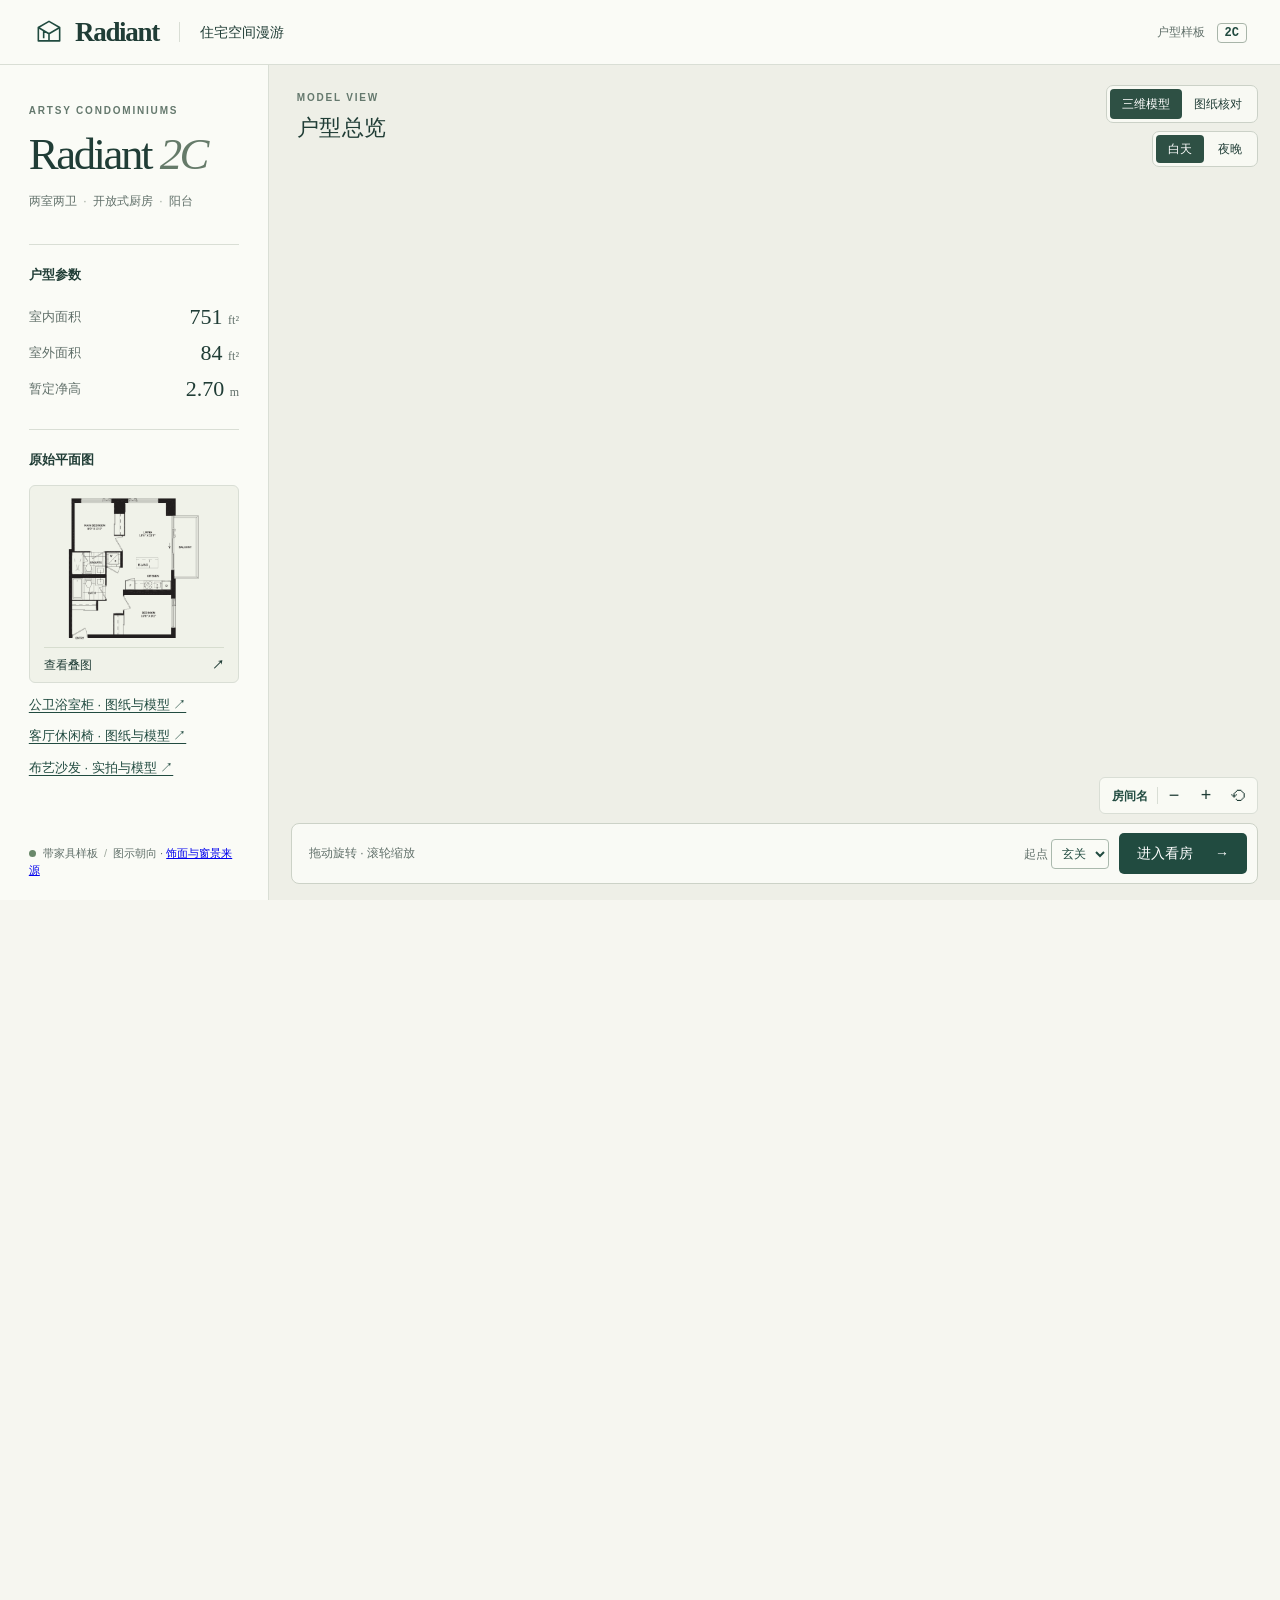
<file: index.html>
<!doctype html>
<html lang="zh-CN">
<head>
  <meta charset="utf-8">
  <meta name="viewport" content="width=device-width, initial-scale=1">
  <meta http-equiv="refresh" content="0; url=./radiant/">
  <title>Radiant 2C · 住宅漫游</title>
</head>
<body><a href="./radiant/">进入 Radiant 2C 住宅漫游</a></body>
</html>
</file>
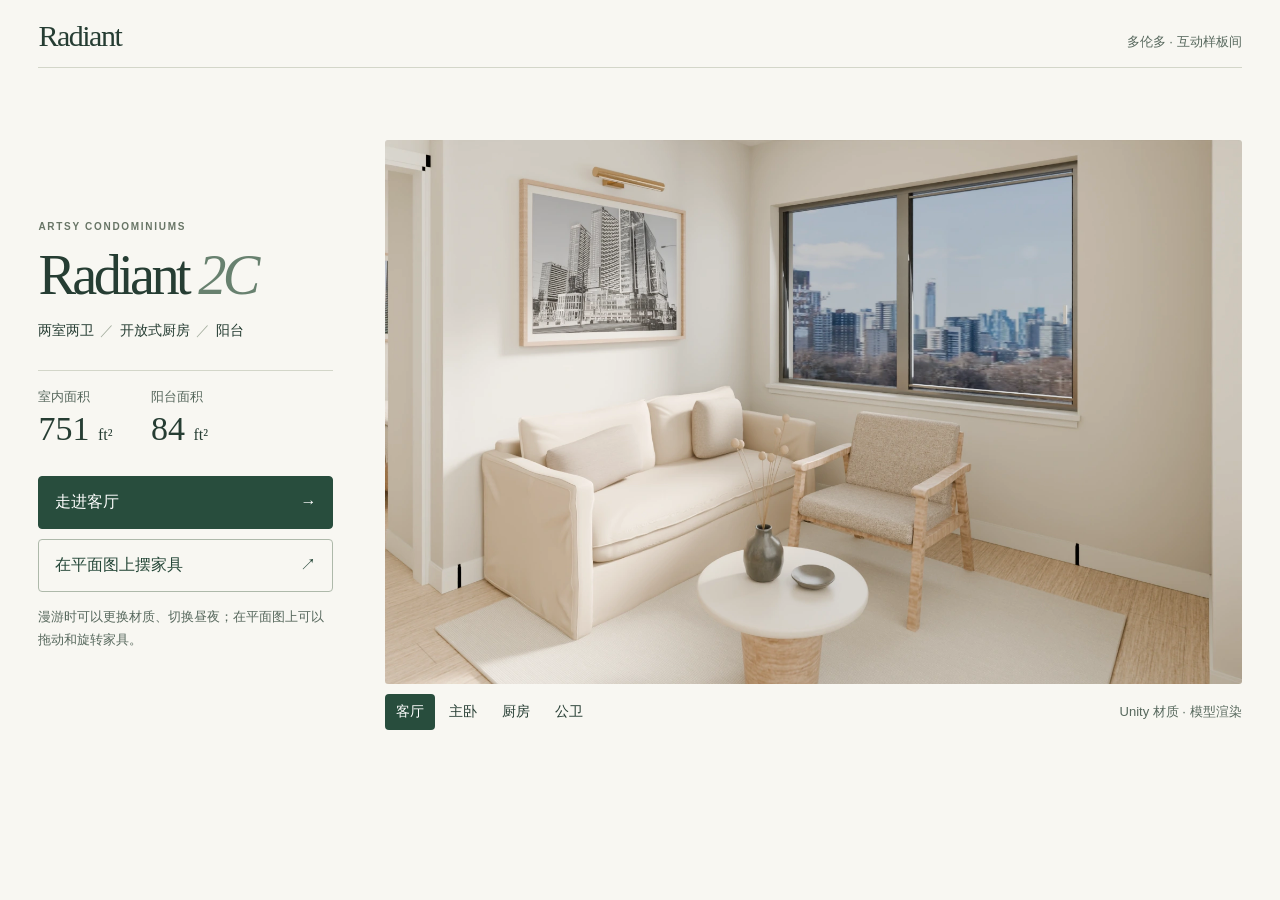
<file: docs/index.html>
<!doctype html>
<html lang="zh-CN">
<head>
<meta charset="utf-8"><meta name="viewport" content="width=device-width, initial-scale=1">
<meta name="theme-color" content="#f8f7f2"><title>Radiant 2C · 互动样板间</title>
<script>if (location.search || location.hash) location.replace('./radiant/'+location.search+location.hash);</script>
<link rel="stylesheet" href="showroom.css">
</head>
<body>
<header><a class="brand" href="./">Radiant</a><span>多伦多 · 互动样板间</span></header>
<main>
<section aria-labelledby="title">
<p class="project" lang="en">ARTSY CONDOMINIUMS</p>
<h1 id="title">Radiant <i>2C</i></h1>
<p class="layout">两室两卫 <span>／</span> 开放式厨房 <span>／</span> 阳台</p>
<dl><div><dt>室内面积</dt><dd>751 <small>ft²</small></dd></div><div><dt>阳台面积</dt><dd>84 <small>ft²</small></dd></div></dl>
<div class="actions"><a class="walk" href="radiant/?room=living&amp;view=walk"><span id="walk-label">走进客厅</span> <span aria-hidden="true">→</span></a><a href="radiant/?view=plan">在平面图上摆家具 <span aria-hidden="true">↗</span></a></div>
<p class="hint">漫游时可以更换材质、切换昼夜；在平面图上可以拖动和旋转家具。</p>
</section>
<figure><img src="radiant/assets/living/daylight.webp?v=unity1" alt="客厅日景模型渲染，窗光照在燕麦色沙发、编织靠垫和圆角石面茶几上" width="1600" height="1016" fetchpriority="high"><figcaption>
<div class="room-picker" role="group" aria-label="选择样板间空间">
<button type="button" data-room="living" aria-pressed="true">客厅</button>
<button type="button" data-room="main" aria-pressed="false">主卧</button>
<button type="button" data-room="kitchen" aria-pressed="false">厨房</button>
<button type="button" data-room="bath" aria-pressed="false">公卫</button>
</div><span>Unity 材质 · 模型渲染</span></figcaption></figure>
</main>
<script src="showroom.js?v=opt3"></script>
</body></html>
</file>
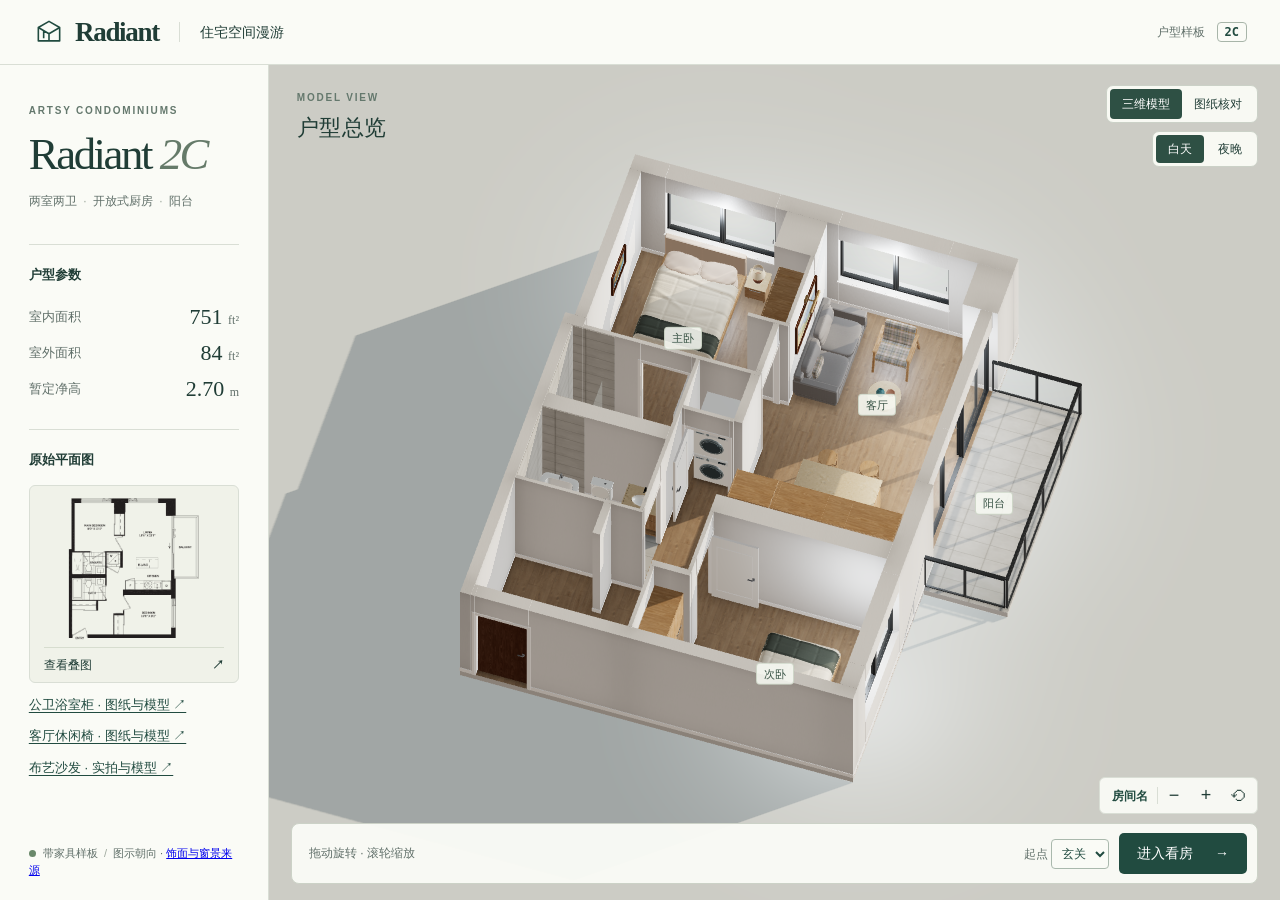
<file: radiant/index.html>
<!doctype html>
<html lang="zh-CN"><head><meta charset="utf-8"><meta name="viewport" content="width=device-width, initial-scale=1"><meta name="theme-color" content="#193d35"><title>Radiant 2C · 户型漫游</title><link rel="stylesheet" href="style.css"></head>
<body>
<header><div class="brand"><svg viewBox="0 0 36 36" aria-hidden="true"><path d="M6 28V13l12-7 12 7v15H6Zm0-15 12 7 12-7M18 20v8M12 17v8" fill="none" stroke="currentColor" stroke-linejoin="round" stroke-width="1.8"/></svg><strong>Radiant</strong></div><span class="brand-divider"></span><span>住宅空间漫游</span><span class="header-end">户型样板 <b>2C</b></span></header>
<main>
<aside>
<div class="title-block"><p class="eyebrow">ARTSY CONDOMINIUMS</p><h1>Radiant <i>2C</i></h1><p class="summary">两室两卫 <span>·</span> 开放式厨房 <span>·</span> 阳台</p></div>
<section class="specs"><h2>户型参数</h2><dl><div><dt>室内面积</dt><dd>751 <small>ft²</small></dd></div><div><dt>室外面积</dt><dd>84 <small>ft²</small></dd></div><div><dt>暂定净高</dt><dd>2.70 <small>m</small></dd></div></dl></section>
<section class="drawing"><h2>原始平面图</h2><button id="thumbnail" aria-label="打开图纸核对"><img src="assets/plan.png" alt="Radiant 2C 两卧室户型平面图"><span>查看叠图 <b>↗</b></span></button><a class="sample-link" href="samples/vanity/index.html">公卫浴室柜 · 图纸与模型 ↗</a><a class="sample-link" href="samples/chair/index.html">客厅休闲椅 · 图纸与模型 ↗</a><a class="sample-link" href="samples/sofa/index.html">布艺沙发 · 实拍与模型 ↗</a></section>
<div class="side-footer"><span class="dot"></span> 带家具样板 <span class="slash">/</span> 图示朝向 · <a href="assets/credits.html" target="_blank" rel="noopener">饰面与窗景来源</a></div>
</aside>
<section class="workspace" aria-label="户型查看器">
<nav aria-label="视图"><button id="model-tab" aria-pressed="true">三维模型</button><button id="plan-tab" aria-pressed="false">图纸核对</button></nav>
<div id="model-view">
<div class="light-picker" role="group" aria-label="室内光照"><button data-light="day" aria-pressed="true" title="白天窗光（L 切换）">白天</button><button data-light="night" aria-pressed="false" title="夜间灯光（L 切换）">夜晚</button></div>
<div id="stage"><div id="labels" aria-hidden="true"></div><div id="crosshair" hidden></div></div>
<div id="model-heading" class="view-heading"><span class="eyebrow">MODEL VIEW</span><h2>户型总览</h2></div>
<div class="controls" id="orbit-tools"><button id="labels-btn" title="显示或隐藏房间名称" aria-pressed="true">房间名</button><i></i><button id="zoom-out" aria-label="缩小">−</button><button id="zoom-in" aria-label="放大">+</button><button id="reset" aria-label="恢复默认视角" title="恢复默认视角">⟲</button></div>
<div class="actionbar" id="overview-bar"><p>拖动旋转 <span>·</span> 滚轮缩放</p><label class="visit">起点 <select id="walk-from"><option value="entry">玄关</option><option value="living">客厅</option><option value="kitchen">厨房</option><option value="bath">公卫</option><option value="suite">套卫</option><option value="main">主卧</option><option value="second">次卧</option></select></label><button id="enter" class="primary">进入看房 <b>→</b></button></div>
<div class="actionbar" id="walk-bar" hidden><p id="walk-help">WASD / 方向键移动 · 鼠标转向 · Esc 暂停</p><button id="pause">暂停漫游</button></div>
<div id="pause-layer" hidden><div class="pause-card"><span class="eyebrow">WALKTHROUGH</span><h2>漫游已暂停</h2><label class="eye-setting" for="eye-height">视点高度 <output id="eye-value" for="eye-height"></output></label><input id="eye-height" type="range" min="1.20" max="1.80" step="0.05"><button id="resume" class="primary">继续看房 <b>→</b></button><button id="respawn">回到玄关</button><button id="exit">返回户型总览</button></div></div>
</div>
<div id="plan-view" hidden><div class="plan-heading"><span class="eyebrow">PLAN REVIEW</span><h2>图纸核对</h2></div><div class="plan-layout"><div id="sheet"></div><section class="plan-notes"><section id="furniture-editor"><h3>平面摆放</h3><label for="item-select">选择家具或设备</label><select id="item-select"></select><div class="edit-actions"><button id="turn-item">旋转 90°</button><button id="restore-item">复位此件</button></div><a id="item-drawing" target="_blank" rel="noopener" hidden>打开家具设计图 ↗</a><p id="edit-hint" aria-live="polite">在图上拖动家具，切回三维查看。本机自动保存。</p></section><h3>图层</h3><label><input id="overlay" type="checkbox" checked> 墙体与开口</label><label><input id="measures" type="checkbox"> 尺寸端点</label><label><input id="fixture-layer" type="checkbox" checked> 家具与设备</label><label class="range">底图浓度<input id="opacity" type="range" min="10" max="100" value="65"></label><div class="legend"><span><i class="wall"></i>墙体</span><span><i class="door"></i>通行开口</span><span><i class="glass"></i>玻璃</span></div><h3>比例复核</h3><div id="calibrations"></div><p class="note">次卧宽度定比例。客厅南端取推定边界，进深仅供参考。设备按图示占地摆放。洁具与厨房按原图定位。家具款式、尺寸及活动家具摆位为展示假设。</p></section></div></div>
<div id="notice" role="alert" hidden></div>
</section>
</main>
<script src="plan.js"></script><script src="assets/three.min.js"></script><script src="furniture/designs.js"></script><script src="furniture/layout.js"></script><script src="geometry.js"></script><script src="review.js"></script><script src="samples/vanity/drawing-data.js"></script><script src="samples/vanity/finish-images.js"></script><script src="samples/vanity/rounded-box.js"></script><script src="samples/vanity/contacts.js"></script><script src="samples/vanity/studio-light.js"></script><script src="samples/studio-reflections.js"></script><script src="samples/vanity/finishes.js"></script><script src="samples/vanity/cabinet.js"></script><script src="samples/chair/drawing-data.js"></script><script src="samples/chair/fabric-images.js"></script><script src="samples/chair/chair.js"></script><script src="furniture/textiles.js"></script><script src="assets/room-images.js"></script><script src="assets/night-window.js"></script><script src="assets/art-images.js"></script><script src="room-finishes.js"></script><script src="furniture/models.js"></script><script src="fixtures.js"></script><script src="model.js"></script><script src="atmosphere.js"></script><script src="viewer.js"></script>
</body></html>
</file>
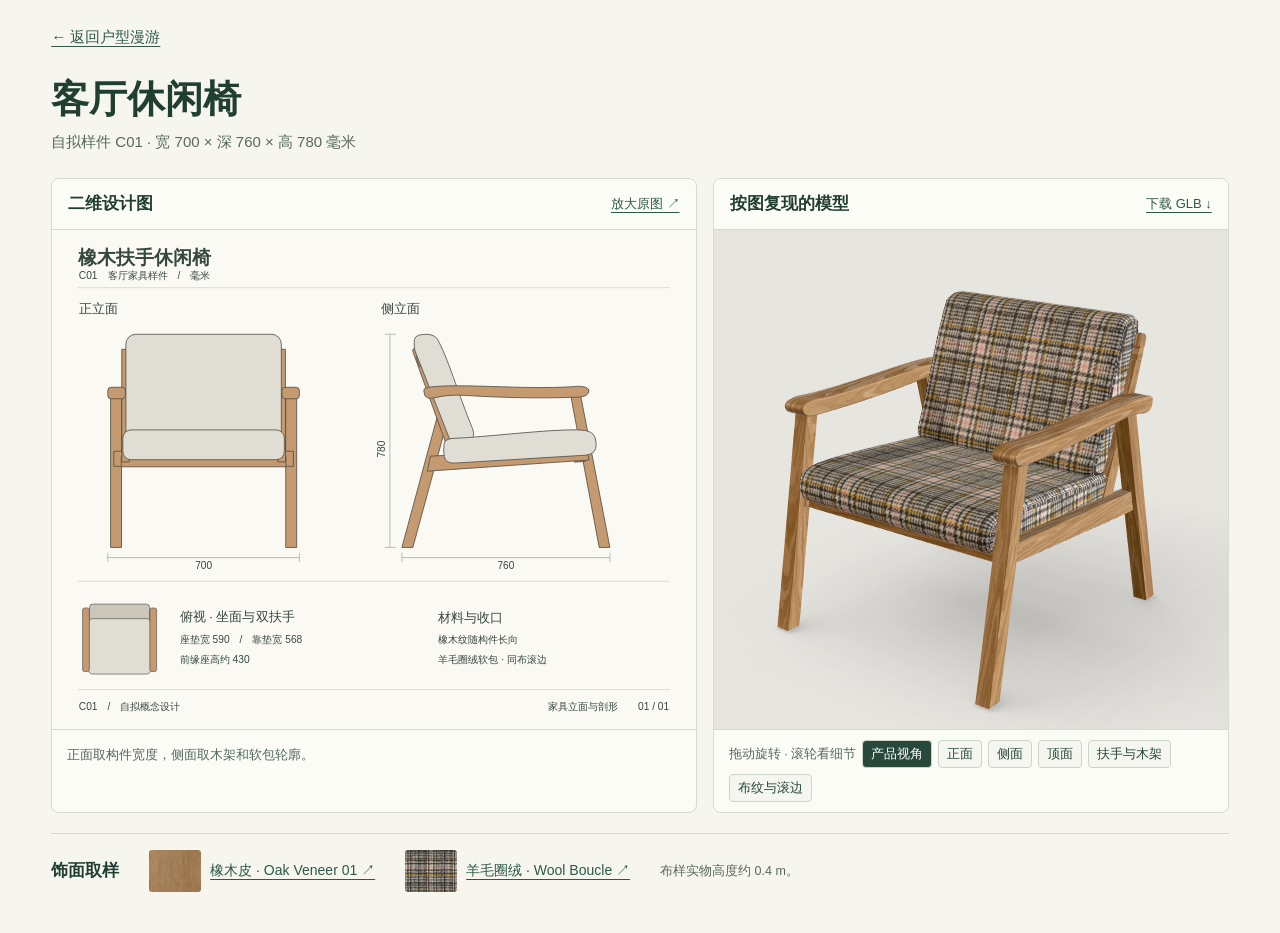
<file: radiant/samples/chair/index.html>
<!doctype html>
<html lang="zh-CN"><head><meta charset="utf-8"><meta name="viewport" content="width=device-width, initial-scale=1"><title>客厅休闲椅 · 图纸与模型</title>
<style>
*{box-sizing:border-box}body{margin:0;background:#f6f6ef;color:#213e33;font:15px/1.65 "Inter","Noto Sans CJK SC",sans-serif}main{max-width:1350px;margin:auto;padding:25px clamp(18px,4vw,60px)}a{color:#2e5849;text-underline-offset:4px}h1{font-size:clamp(28px,3vw,46px);line-height:1.2;margin:26px 0 8px}h2{font-size:17px;margin:0}p{color:#57695c;margin:5px 0 23px}.pair{display:grid;grid-template-columns:1.25fr 1fr;gap:16px}article{background:#fcfcf7;border:1px solid #d6dccc;border-radius:8px;overflow:hidden}.bar{display:flex;justify-content:space-between;align-items:center;gap:8px;padding:11px 16px;border-bottom:1px solid #d6dccc}.bar a,footer{font-size:13px}.sheet{display:grid;place-items:center;min-height:300px;height:clamp(330px,39vw,540px)}.sheet img{display:block;width:100%;height:100%;object-fit:contain}#stage{height:clamp(330px,39vw,540px);position:relative}canvas{width:100%;height:100%;display:block;touch-action:none;cursor:grab}canvas:active{cursor:grabbing}footer{border-top:1px solid #d6dccc;padding:10px 15px;min-height:50px;display:flex;align-items:center;gap:6px;flex-wrap:wrap;color:#54695d}button{color:#29483c;border:1px solid #cad5c6;background:#f5f6ef;border-radius:4px;padding:4px 8px;cursor:pointer}button[aria-pressed=true]{background:#29483c;color:white}#error{position:absolute;inset:20% 12% auto}@media(max-width:800px){.pair{grid-template-columns:1fr}}
.materials{display:flex;flex-wrap:wrap;gap:16px 30px;align-items:center;border-top:1px solid #d6dccc;margin-top:20px;padding:16px 0}.materials a{display:flex;align-items:center;gap:9px;font-size:14px}.materials img{width:52px;height:42px;object-fit:cover;border-radius:3px}.materials small{color:#57695c}</style></head>
<body><main><a href="../../index.html">← 返回户型漫游</a><h1>客厅休闲椅</h1><p>自拟样件 C01 · 宽 700 × 深 760 × 高 780 毫米</p>
<div class="pair"><article><div class="bar"><h2>二维设计图</h2><a href="drawing.svg" target="_blank" rel="noopener">放大原图 ↗</a></div><a class="sheet" href="drawing.svg" target="_blank" rel="noopener"><img src="drawing.svg" alt="带尺寸的正立面、侧剖面和俯视图"></a><footer>正面取构件宽度，侧面取木架和软包轮廓。</footer></article>
<article><div class="bar"><h2>按图复现的模型</h2><a href="chair.glb" download>下载 GLB ↓</a></div><div id="stage"><canvas aria-label="休闲椅模型，可拖动旋转"></canvas><p id="error" hidden>此浏览器未能启动 WebGL 2，可下载 GLB 查看。</p></div><footer><span>拖动旋转 · 滚轮看细节</span><button data-view="orbit" aria-pressed="true">产品视角</button><button data-view="front">正面</button><button data-view="side">侧面</button><button data-view="top">顶面</button><button data-view="joinery">扶手与木架</button><button data-view="fabric">布纹与滚边</button></footer></article></div><section class="materials" aria-label="实物材质来源"><h2>饰面取样</h2><a href="https://polyhaven.com/a/oak_veneer_01" target="_blank" rel="noopener"><img src="../vanity/oak-swatch.jpg" alt="">橡木皮 · Oak Veneer 01 ↗</a><a href="https://polyhaven.com/a/wool_boucle" target="_blank" rel="noopener"><img src="fabric-swatch.jpg" alt="">羊毛圈绒 · Wool Boucle ↗</a><small>布样实物高度约 0.4 m。</small></section></main>
<script src="../../assets/three.min.js"></script><script src="../vanity/finish-images.js"></script><script src="../vanity/contacts.js"></script><script src="../vanity/studio-light.js"></script><script src="../studio-reflections.js"></script><script src="../vanity/finishes.js"></script><script src="drawing-data.js"></script><script src="fabric-images.js"></script><script src="chair.js"></script><script src="../inspect.js"></script><script src="floor-shadow.js"></script><script src="inspect.js"></script>
</body></html>
</file>
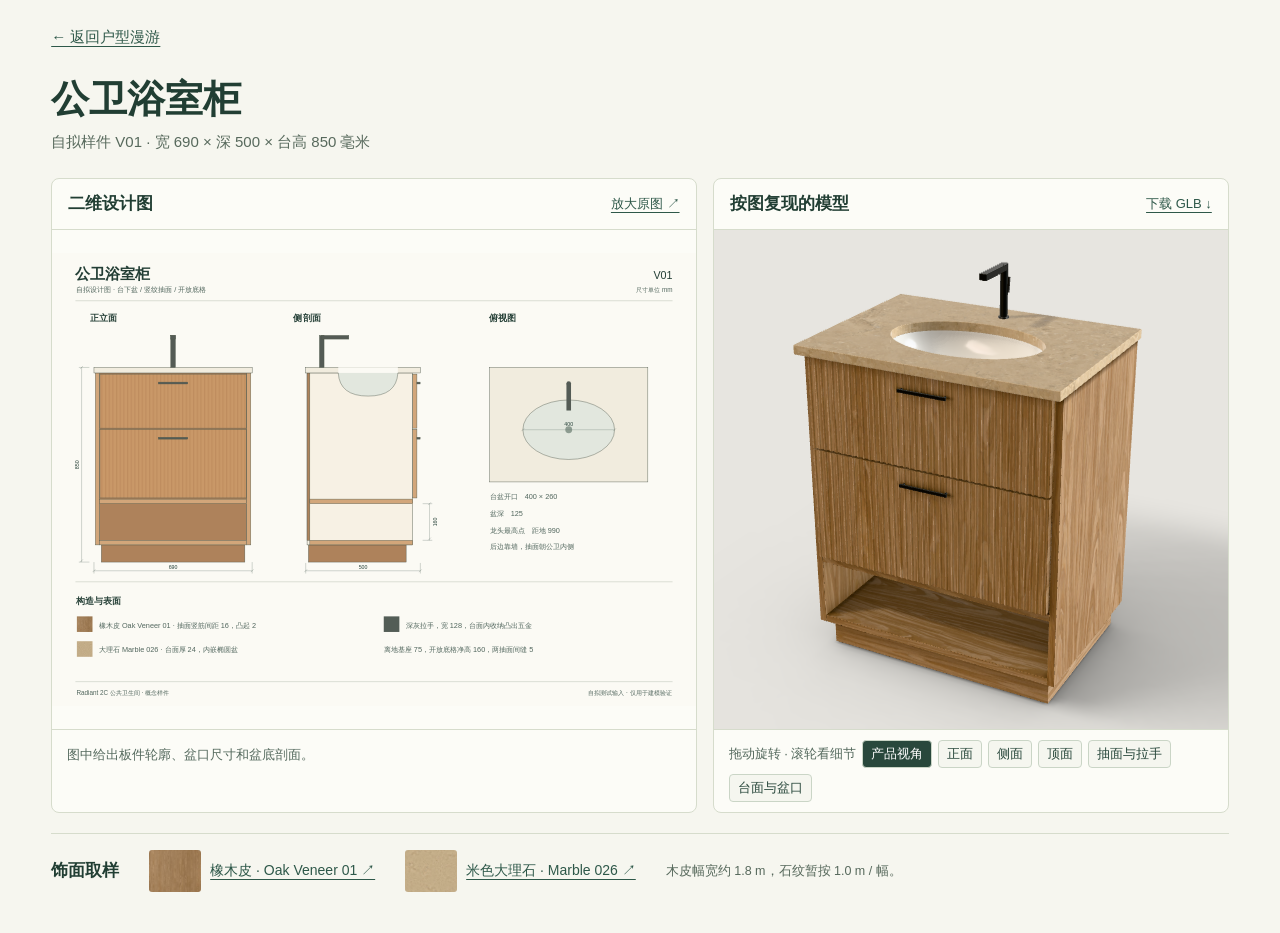
<file: radiant/samples/vanity/index.html>
<!doctype html>
<html lang="zh-CN"><head><meta charset="utf-8"><meta name="viewport" content="width=device-width, initial-scale=1"><title>公卫浴室柜 · 图纸与模型</title>
<style>
*{box-sizing:border-box}body{margin:0;background:#f6f6ef;color:#213e33;font:15px/1.65 "Inter","Noto Sans CJK SC",sans-serif}main{max-width:1350px;margin:auto;padding:25px clamp(18px,4vw,60px)}a{color:#2e5849;text-underline-offset:4px}h1{font-size:clamp(28px,3vw,46px);line-height:1.2;margin:26px 0 8px}h2{font-size:17px;margin:0}p{color:#57695c;margin:5px 0 23px}.pair{display:grid;grid-template-columns:1.25fr 1fr;gap:16px}article{background:#fcfcf7;border:1px solid #d6dccc;border-radius:8px;overflow:hidden}.bar{display:flex;justify-content:space-between;align-items:center;gap:8px;padding:11px 16px;border-bottom:1px solid #d6dccc}.bar a,footer{font-size:13px}.sheet{display:grid;place-items:center;min-height:300px;height:clamp(330px,39vw,540px)}.sheet img{display:block;width:100%;height:100%;object-fit:contain}#stage{height:clamp(330px,39vw,540px);position:relative}canvas{width:100%;height:100%;display:block;touch-action:none;cursor:grab}canvas:active{cursor:grabbing}footer{border-top:1px solid #d6dccc;padding:10px 15px;min-height:50px;display:flex;align-items:center;gap:6px;flex-wrap:wrap;color:#54695d}button{color:#29483c;border:1px solid #cad5c6;background:#f5f6ef;border-radius:4px;padding:4px 8px;cursor:pointer}button[aria-pressed=true]{background:#29483c;color:white}#error{position:absolute;inset:20% 12% auto}@media(max-width:800px){.pair{grid-template-columns:1fr}}
.materials{display:flex;flex-wrap:wrap;gap:16px 30px;align-items:center;border-top:1px solid #d6dccc;margin-top:20px;padding:16px 0}.materials a{display:flex;align-items:center;gap:9px;font-size:14px}.materials img{width:52px;height:42px;object-fit:cover;border-radius:3px}.materials small{color:#57695c}</style></head>
<body><main><a href="../../index.html">← 返回户型漫游</a><h1>公卫浴室柜</h1><p>自拟样件 V01 · 宽 690 × 深 500 × 台高 850 毫米</p>
<div class="pair"><article><div class="bar"><h2>二维设计图</h2><a href="drawing.svg" target="_blank" rel="noopener">放大原图 ↗</a></div><a class="sheet" href="drawing.svg" target="_blank" rel="noopener"><img src="drawing.svg" alt="带尺寸的正立面、侧剖面和俯视图"></a><footer>图中给出板件轮廓、盆口尺寸和盆底剖面。</footer></article>
<article><div class="bar"><h2>按图复现的模型</h2><a href="cabinet.glb" download>下载 GLB ↓</a></div><div id="stage"><canvas aria-label="浴室柜模型，可拖动旋转"></canvas><p id="error" hidden>此浏览器未能启动 WebGL 2，可下载 GLB 查看。</p></div><footer><span>拖动旋转 · 滚轮看细节</span><button data-view="orbit" aria-pressed="true">产品视角</button><button data-view="front">正面</button><button data-view="side">侧面</button><button data-view="top">顶面</button><button data-view="joinery">抽面与拉手</button><button data-view="sink">台面与盆口</button></footer></article></div><section class="materials" aria-label="实物材质来源"><h2>饰面取样</h2><a href="https://polyhaven.com/a/oak_veneer_01" target="_blank" rel="noopener"><img src="oak-swatch.jpg" alt="">橡木皮 · Oak Veneer 01 ↗</a><a href="https://ambientcg.com/view?id=Marble026" target="_blank" rel="noopener"><img src="marble-swatch.jpg" alt="">米色大理石 · Marble 026 ↗</a><small>木皮幅宽约 1.8 m，石纹暂按 1.0 m / 幅。</small></section></main>
<script src="../../assets/three.min.js"></script><script src="drawing-data.js"></script><script src="finish-images.js"></script><script src="rounded-box.js"></script><script src="contacts.js"></script><script src="studio-light.js"></script><script src="../studio-reflections.js"></script><script src="finishes.js"></script><script src="cabinet.js"></script><script src="../inspect.js"></script><script src="inspect.js"></script>
</body></html>
</file>
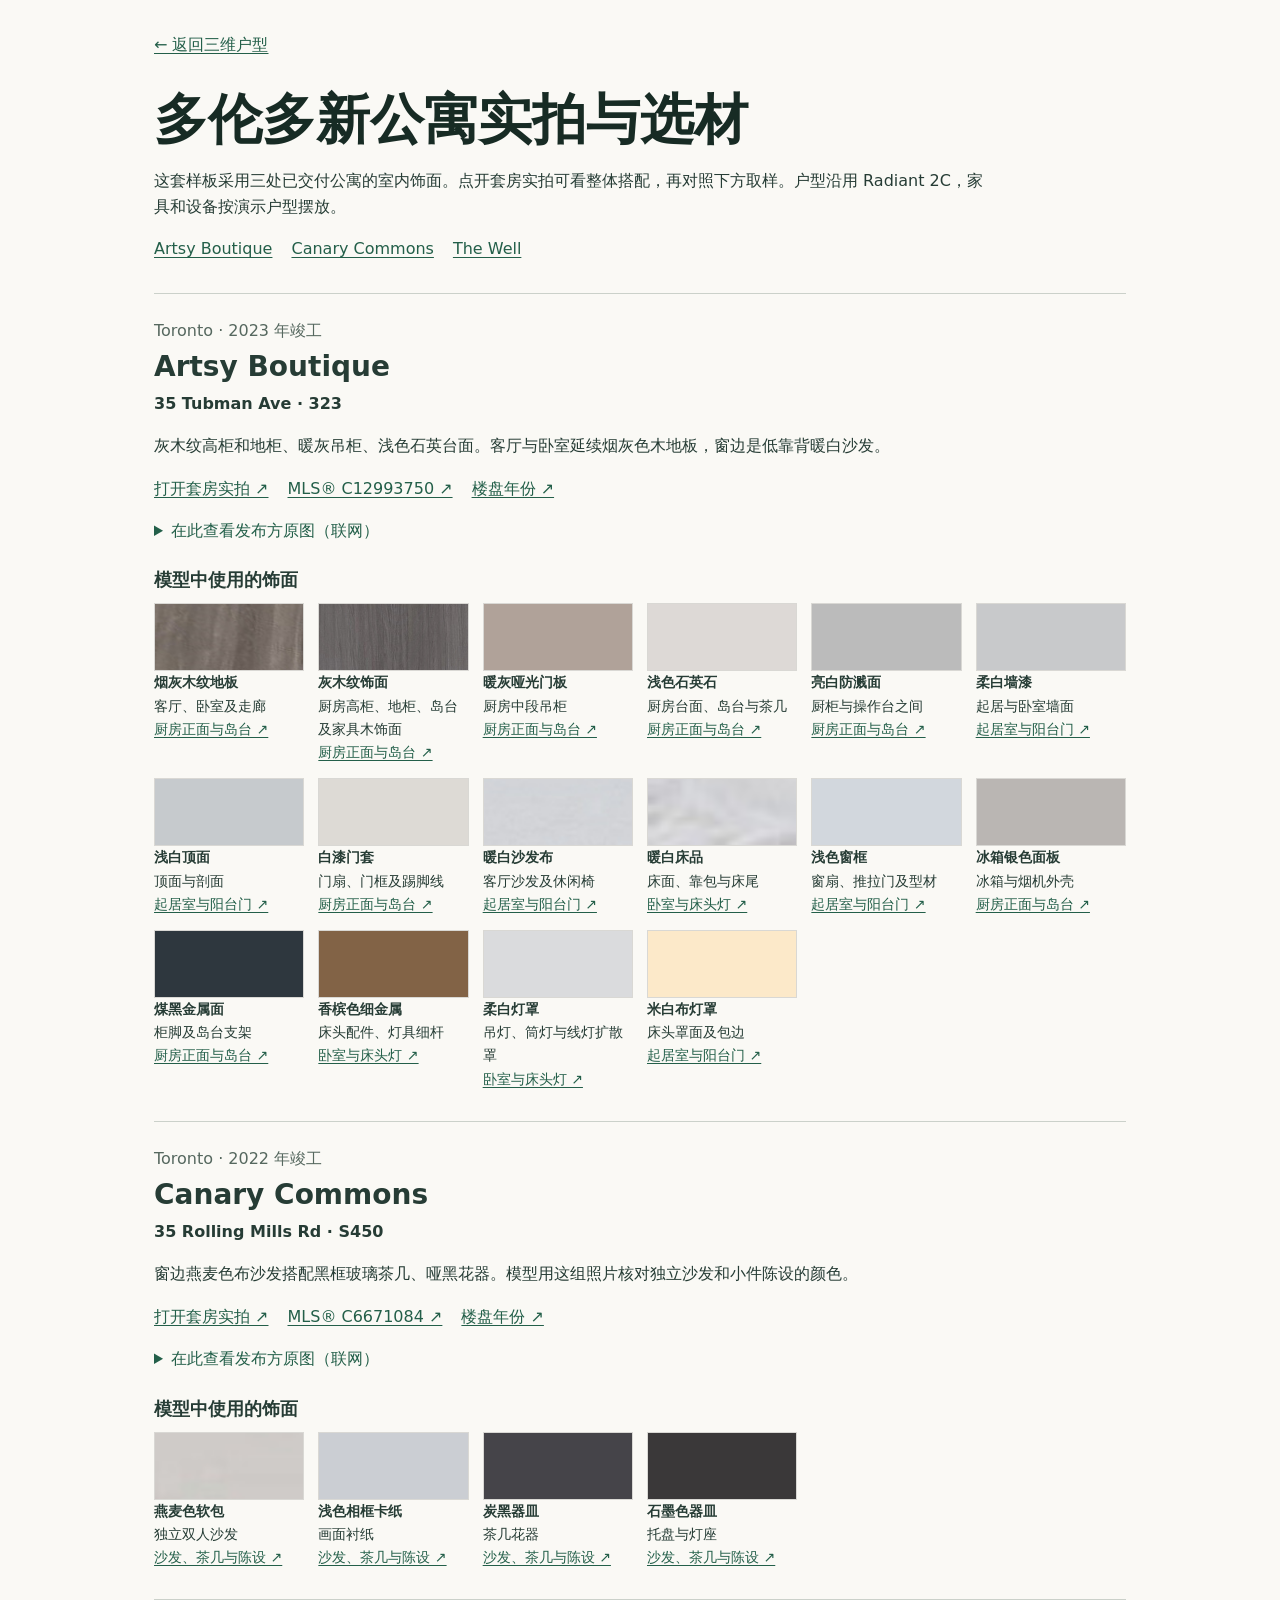
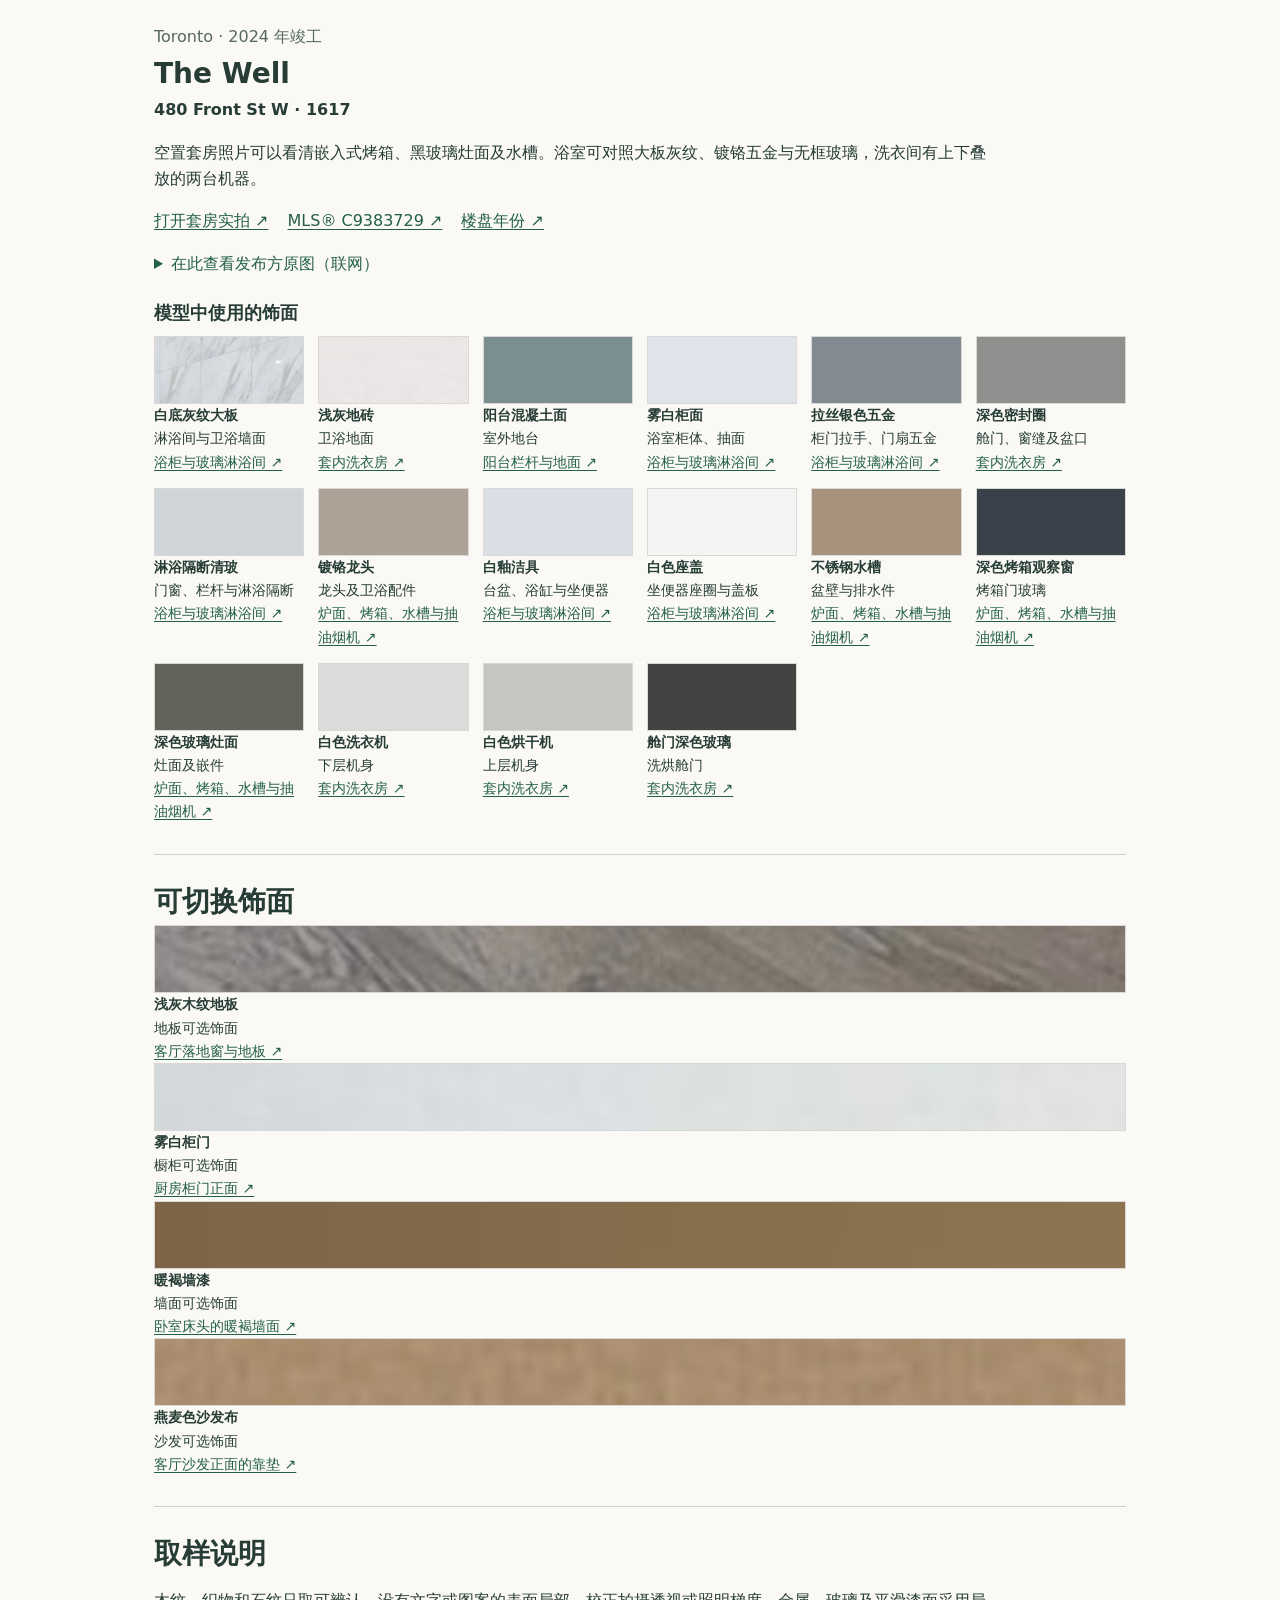
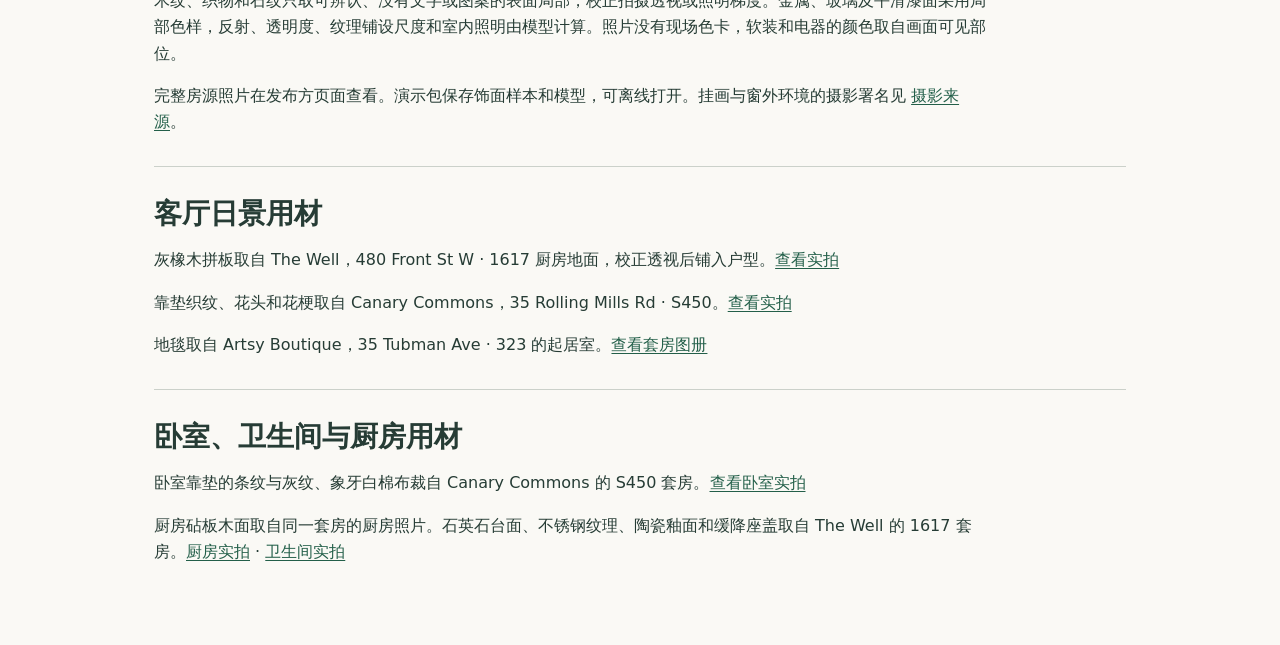
<file: docs/radiant/assets/photo-references/index.html>
<!doctype html><html lang="zh-CN"><head><meta charset="utf-8"><meta name="viewport" content="width=device-width,initial-scale=1"><title>多伦多新公寓实拍与选材</title><style>*{box-sizing:border-box}body{margin:0;background:#faf9f5;color:#263c35;font:16px/1.65 system-ui,sans-serif}main{max-width:1100px;margin:auto;padding:32px clamp(20px,5vw,65px) 64px}h1{line-height:1.17;font-size:clamp(29px,4.7vw,54px);margin:30px 0 10px;color:#172b24}h2{line-height:1.24;font-size:28px;margin:6px 0}p{max-width:52em}a{color:#235f49;text-underline-offset:3px}nav,.links{display:flex;flex-wrap:wrap;gap:8px 19px}section{margin-top:30px;border-top:1px solid #cbd1ca;padding-top:24px}.meta,small{color:#56685f}.samples{display:grid;grid-template-columns:repeat(auto-fill,minmax(150px,1fr));gap:14px}figure{margin:0;min-width:0}figure img{display:block;width:100%;height:68px;object-fit:cover;border:1px solid #0002}figcaption{font-size:.88rem}details{margin:15px 0}summary{cursor:pointer;color:#235f49}iframe{width:100%;height:min(74vh,680px);border:1px solid #c8ccc7;background:white}.publisher-image{width:100%;max-height:480px;object-fit:contain}button{font:inherit;color:#235f49;background:white;border:1px solid #acb8ad;padding:7px 14px;cursor:pointer;border-radius:3px}li{margin:.45rem 0}h3{font-size:1.1rem;margin:22px 0 8px}</style></head><body><main><a href="../../index.html">← 返回三维户型</a><h1>多伦多新公寓实拍与选材</h1><p>这套样板采用三处已交付公寓的室内饰面。点开套房实拍可看整体搭配，再对照下方取样。户型沿用 Radiant 2C，家具和设备按演示户型摆放。</p><nav><a href="#project-0">Artsy Boutique</a><a href="#project-1">Canary Commons</a><a href="#project-2">The Well</a></nav><section id="project-0"><div class="meta">Toronto · 2023 年竣工</div><h2>Artsy Boutique</h2><b>35 Tubman Ave · 323</b><p>灰木纹高柜和地柜、暖灰吊柜、浅色石英台面。客厅与卧室延续烟灰色木地板，窗边是低靠背暖白沙发。</p><p class="links"><a href="https://hdtour.virtualhomephotography.com/cp/35-tubman-ave/" target="_blank" rel="noopener">打开套房实拍 ↗</a> <a href="https://suttonelite.com/ListingDetails/C12993750?fromArchive=true" target="_blank" rel="noopener">MLS® C12993750 ↗</a> <a href="https://liveinregentpark.com/condos/artsy-boutique-condos/" target="_blank" rel="noopener">楼盘年份 ↗</a></p><details class="online" data-type="pdf" data-url="https://hdtour.virtualhomephotography.com/35-tubman-ave/brochure/"><summary>在此查看发布方原图（联网）</summary></details><h3>模型中使用的饰面</h3><div class="samples"><figure id="sample-floor"><img class="swatch" data-key="floor" alt="烟灰木纹地板取样"><figcaption><b>烟灰木纹地板</b><br>客厅、卧室及走廊<br><a href="https://hdtour.virtualhomephotography.com/35-tubman-ave/brochure/" target="_blank" rel="noopener">厨房正面与岛台 ↗</a></figcaption></figure><figure id="sample-maple"><img class="swatch" data-key="maple" alt="灰木纹饰面取样"><figcaption><b>灰木纹饰面</b><br>厨房高柜、地柜、岛台及家具木饰面<br><a href="https://hdtour.virtualhomephotography.com/35-tubman-ave/brochure/" target="_blank" rel="noopener">厨房正面与岛台 ↗</a></figcaption></figure><figure id="sample-upper"><img class="swatch" data-key="upper" alt="暖灰哑光门板取样"><figcaption><b>暖灰哑光门板</b><br>厨房中段吊柜<br><a href="https://hdtour.virtualhomephotography.com/35-tubman-ave/brochure/" target="_blank" rel="noopener">厨房正面与岛台 ↗</a></figcaption></figure><figure id="sample-stone"><img class="swatch" data-key="stone" alt="浅色石英石取样"><figcaption><b>浅色石英石</b><br>厨房台面、岛台与茶几<br><a href="https://hdtour.virtualhomephotography.com/35-tubman-ave/brochure/" target="_blank" rel="noopener">厨房正面与岛台 ↗</a></figcaption></figure><figure id="sample-splash"><img class="swatch" data-key="splash" alt="亮白防溅面取样"><figcaption><b>亮白防溅面</b><br>厨柜与操作台之间<br><a href="https://hdtour.virtualhomephotography.com/35-tubman-ave/brochure/" target="_blank" rel="noopener">厨房正面与岛台 ↗</a></figcaption></figure><figure id="sample-wall"><img class="swatch" data-key="wall" alt="柔白墙漆取样"><figcaption><b>柔白墙漆</b><br>起居与卧室墙面<br><a href="https://hdtour.virtualhomephotography.com/35-tubman-ave/brochure/" target="_blank" rel="noopener">起居室与阳台门 ↗</a></figcaption></figure><figure id="sample-ceiling"><img class="swatch" data-key="ceiling" alt="浅白顶面取样"><figcaption><b>浅白顶面</b><br>顶面与剖面<br><a href="https://hdtour.virtualhomephotography.com/35-tubman-ave/brochure/" target="_blank" rel="noopener">起居室与阳台门 ↗</a></figcaption></figure><figure id="sample-trim"><img class="swatch" data-key="trim" alt="白漆门套取样"><figcaption><b>白漆门套</b><br>门扇、门框及踢脚线<br><a href="https://hdtour.virtualhomephotography.com/35-tubman-ave/brochure/" target="_blank" rel="noopener">厨房正面与岛台 ↗</a></figcaption></figure><figure id="sample-wool"><img class="swatch" data-key="wool" alt="暖白沙发布取样"><figcaption><b>暖白沙发布</b><br>客厅沙发及休闲椅<br><a href="https://hdtour.virtualhomephotography.com/35-tubman-ave/brochure/" target="_blank" rel="noopener">起居室与阳台门 ↗</a></figcaption></figure><figure id="sample-linen"><img class="swatch" data-key="linen" alt="暖白床品取样"><figcaption><b>暖白床品</b><br>床面、靠包与床尾<br><a href="https://hdtour.virtualhomephotography.com/35-tubman-ave/brochure/" target="_blank" rel="noopener">卧室与床头灯 ↗</a></figcaption></figure><figure id="sample-frame"><img class="swatch" data-key="frame" alt="浅色窗框取样"><figcaption><b>浅色窗框</b><br>窗扇、推拉门及型材<br><a href="https://hdtour.virtualhomephotography.com/35-tubman-ave/brochure/" target="_blank" rel="noopener">起居室与阳台门 ↗</a></figcaption></figure><figure id="sample-appliance"><img class="swatch" data-key="appliance" alt="冰箱银色面板取样"><figcaption><b>冰箱银色面板</b><br>冰箱与烟机外壳<br><a href="https://hdtour.virtualhomephotography.com/35-tubman-ave/brochure/" target="_blank" rel="noopener">厨房正面与岛台 ↗</a></figcaption></figure><figure id="sample-plinth"><img class="swatch" data-key="plinth" alt="煤黑金属面取样"><figcaption><b>煤黑金属面</b><br>柜脚及岛台支架<br><a href="https://hdtour.virtualhomephotography.com/35-tubman-ave/brochure/" target="_blank" rel="noopener">厨房正面与岛台 ↗</a></figcaption></figure><figure id="sample-brass"><img class="swatch" data-key="brass" alt="香槟色细金属取样"><figcaption><b>香槟色细金属</b><br>床头配件、灯具细杆<br><a href="https://hdtour.virtualhomephotography.com/35-tubman-ave/brochure/" target="_blank" rel="noopener">卧室与床头灯 ↗</a></figcaption></figure><figure id="sample-opal"><img class="swatch" data-key="opal" alt="柔白灯罩取样"><figcaption><b>柔白灯罩</b><br>吊灯、筒灯与线灯扩散罩<br><a href="https://hdtour.virtualhomephotography.com/35-tubman-ave/brochure/" target="_blank" rel="noopener">卧室与床头灯 ↗</a></figcaption></figure><figure id="sample-shade"><img class="swatch" data-key="shade" alt="米白布灯罩取样"><figcaption><b>米白布灯罩</b><br>床头罩面及包边<br><a href="https://hdtour.virtualhomephotography.com/35-tubman-ave/brochure/" target="_blank" rel="noopener">起居室与阳台门 ↗</a></figcaption></figure></div></section><section id="project-1"><div class="meta">Toronto · 2022 年竣工</div><h2>Canary Commons</h2><b>35 Rolling Mills Rd · S450</b><p>窗边燕麦色布沙发搭配黑框玻璃茶几、哑黑花器。模型用这组照片核对独立沙发和小件陈设的颜色。</p><p class="links"><a href="https://foxmarin.ca/wp-content/uploads/2023/07/fs_S450-35RollingMillsRd.pdf#page=5" target="_blank" rel="noopener">打开套房实拍 ↗</a> <a href="https://foxmarin.ca/toronto-real-estate-listings/s450-35-rolling-mills-rd/" target="_blank" rel="noopener">MLS® C6671084 ↗</a> <a href="https://valery.ca/toronto-real-estate/buildings/canary-commons-condos-35-rolling-mills-road/" target="_blank" rel="noopener">楼盘年份 ↗</a></p><details class="online" data-type="pdf" data-url="https://foxmarin.ca/wp-content/uploads/2023/07/fs_S450-35RollingMillsRd.pdf#page=5"><summary>在此查看发布方原图（联网）</summary></details><h3>模型中使用的饰面</h3><div class="samples"><figure id="sample-sofaCloth"><img class="swatch" data-key="sofaCloth" alt="燕麦色软包取样"><figcaption><b>燕麦色软包</b><br>独立双人沙发<br><a href="https://foxmarin.ca/wp-content/uploads/2023/07/fs_S450-35RollingMillsRd.pdf#page=5" target="_blank" rel="noopener">沙发、茶几与陈设 ↗</a></figcaption></figure><figure id="sample-mount"><img class="swatch" data-key="mount" alt="浅色相框卡纸取样"><figcaption><b>浅色相框卡纸</b><br>画面衬纸<br><a href="https://foxmarin.ca/wp-content/uploads/2023/07/fs_S450-35RollingMillsRd.pdf#page=5" target="_blank" rel="noopener">沙发、茶几与陈设 ↗</a></figcaption></figure><figure id="sample-glaze"><img class="swatch" data-key="glaze" alt="炭黑器皿取样"><figcaption><b>炭黑器皿</b><br>茶几花器<br><a href="https://foxmarin.ca/wp-content/uploads/2023/07/fs_S450-35RollingMillsRd.pdf#page=5" target="_blank" rel="noopener">沙发、茶几与陈设 ↗</a></figcaption></figure><figure id="sample-bowl"><img class="swatch" data-key="bowl" alt="石墨色器皿取样"><figcaption><b>石墨色器皿</b><br>托盘与灯座<br><a href="https://foxmarin.ca/wp-content/uploads/2023/07/fs_S450-35RollingMillsRd.pdf#page=5" target="_blank" rel="noopener">沙发、茶几与陈设 ↗</a></figcaption></figure></div></section><section id="project-2"><div class="meta">Toronto · 2024 年竣工</div><h2>The Well</h2><b>480 Front St W · 1617</b><p>空置套房照片可以看清嵌入式烤箱、黑玻璃灶面及水槽。浴室可对照大板灰纹、镀铬五金与无框玻璃，洗衣间有上下叠放的两台机器。</p><p class="links"><a href="https://s.realtyninja.com/static/images/listings/hd/5768_05589cc3_480Front1617-45-HighRes.jpg" target="_blank" rel="noopener">打开套房实拍 ↗</a> <a href="https://www.jeffjohnston.com/listings/view/543622/toronto-c01/waterfront-communities-c1/480-front-st-w-1617" target="_blank" rel="noopener">MLS® C9383729 ↗</a> <a href="https://valery.ca/toronto-real-estate/buildings/tridel-at-the-well-condos-480-front-street-w/" target="_blank" rel="noopener">楼盘年份 ↗</a></p><details class="online" data-type="photo" data-url="https://s.realtyninja.com/static/images/listings/hd/5768_05589cc3_480Front1617-45-HighRes.jpg"><summary>在此查看发布方原图（联网）</summary></details><h3>模型中使用的饰面</h3><div class="samples"><figure id="sample-tile"><img class="swatch" data-key="tile" alt="白底灰纹大板取样"><figcaption><b>白底灰纹大板</b><br>淋浴间与卫浴墙面<br><a href="https://s.realtyninja.com/static/images/listings/hd/5768_abe2ae57_480Front1617-51-HighRes.jpg" target="_blank" rel="noopener">浴柜与玻璃淋浴间 ↗</a></figcaption></figure><figure id="sample-tileFloor"><img class="swatch" data-key="tileFloor" alt="浅灰地砖取样"><figcaption><b>浅灰地砖</b><br>卫浴地面<br><a href="https://s.realtyninja.com/static/images/listings/hd/5768_d032f617_Laundry.Rm.jpg" target="_blank" rel="noopener">套内洗衣房 ↗</a></figcaption></figure><figure id="sample-balcony"><img class="swatch" data-key="balcony" alt="阳台混凝土面取样"><figcaption><b>阳台混凝土面</b><br>室外地台<br><a href="https://s.realtyninja.com/static/images/listings/hd/5768_481d68e1_BalconyView.jpg" target="_blank" rel="noopener">阳台栏杆与地面 ↗</a></figcaption></figure><figure id="sample-vanity"><img class="swatch" data-key="vanity" alt="雾白柜面取样"><figcaption><b>雾白柜面</b><br>浴室柜体、抽面<br><a href="https://s.realtyninja.com/static/images/listings/hd/5768_abe2ae57_480Front1617-51-HighRes.jpg" target="_blank" rel="noopener">浴柜与玻璃淋浴间 ↗</a></figcaption></figure><figure id="sample-metal"><img class="swatch" data-key="metal" alt="拉丝银色五金取样"><figcaption><b>拉丝银色五金</b><br>柜门拉手、门扇五金<br><a href="https://s.realtyninja.com/static/images/listings/hd/5768_abe2ae57_480Front1617-51-HighRes.jpg" target="_blank" rel="noopener">浴柜与玻璃淋浴间 ↗</a></figcaption></figure><figure id="sample-seal"><img class="swatch" data-key="seal" alt="深色密封圈取样"><figcaption><b>深色密封圈</b><br>舱门、窗缝及盆口<br><a href="https://s.realtyninja.com/static/images/listings/hd/5768_d032f617_Laundry.Rm.jpg" target="_blank" rel="noopener">套内洗衣房 ↗</a></figcaption></figure><figure id="sample-glass"><img class="swatch" data-key="glass" alt="淋浴隔断清玻取样"><figcaption><b>淋浴隔断清玻</b><br>门窗、栏杆与淋浴隔断<br><a href="https://s.realtyninja.com/static/images/listings/hd/5768_abe2ae57_480Front1617-51-HighRes.jpg" target="_blank" rel="noopener">浴柜与玻璃淋浴间 ↗</a></figcaption></figure><figure id="sample-chrome"><img class="swatch" data-key="chrome" alt="镀铬龙头取样"><figcaption><b>镀铬龙头</b><br>龙头及卫浴配件<br><a href="https://s.realtyninja.com/static/images/listings/hd/5768_05589cc3_480Front1617-45-HighRes.jpg" target="_blank" rel="noopener">炉面、烤箱、水槽与抽油烟机 ↗</a></figcaption></figure><figure id="sample-porcelain"><img class="swatch" data-key="porcelain" alt="白釉洁具取样"><figcaption><b>白釉洁具</b><br>台盆、浴缸与坐便器<br><a href="https://s.realtyninja.com/static/images/listings/hd/5768_abe2ae57_480Front1617-51-HighRes.jpg" target="_blank" rel="noopener">浴柜与玻璃淋浴间 ↗</a></figcaption></figure><figure id="sample-seat"><img class="swatch" data-key="seat" alt="白色座盖取样"><figcaption><b>白色座盖</b><br>坐便器座圈与盖板<br><a href="https://s.realtyninja.com/static/images/listings/hd/5768_abe2ae57_480Front1617-51-HighRes.jpg" target="_blank" rel="noopener">浴柜与玻璃淋浴间 ↗</a></figcaption></figure><figure id="sample-sinksteel"><img class="swatch" data-key="sinksteel" alt="不锈钢水槽取样"><figcaption><b>不锈钢水槽</b><br>盆壁与排水件<br><a href="https://s.realtyninja.com/static/images/listings/hd/5768_05589cc3_480Front1617-45-HighRes.jpg" target="_blank" rel="noopener">炉面、烤箱、水槽与抽油烟机 ↗</a></figcaption></figure><figure id="sample-oven"><img class="swatch" data-key="oven" alt="深色烤箱观察窗取样"><figcaption><b>深色烤箱观察窗</b><br>烤箱门玻璃<br><a href="https://s.realtyninja.com/static/images/listings/hd/5768_05589cc3_480Front1617-45-HighRes.jpg" target="_blank" rel="noopener">炉面、烤箱、水槽与抽油烟机 ↗</a></figcaption></figure><figure id="sample-hob"><img class="swatch" data-key="hob" alt="深色玻璃灶面取样"><figcaption><b>深色玻璃灶面</b><br>灶面及嵌件<br><a href="https://s.realtyninja.com/static/images/listings/hd/5768_05589cc3_480Front1617-45-HighRes.jpg" target="_blank" rel="noopener">炉面、烤箱、水槽与抽油烟机 ↗</a></figcaption></figure><figure id="sample-washer"><img class="swatch" data-key="washer" alt="白色洗衣机取样"><figcaption><b>白色洗衣机</b><br>下层机身<br><a href="https://s.realtyninja.com/static/images/listings/hd/5768_d032f617_Laundry.Rm.jpg" target="_blank" rel="noopener">套内洗衣房 ↗</a></figcaption></figure><figure id="sample-dryer"><img class="swatch" data-key="dryer" alt="白色烘干机取样"><figcaption><b>白色烘干机</b><br>上层机身<br><a href="https://s.realtyninja.com/static/images/listings/hd/5768_d032f617_Laundry.Rm.jpg" target="_blank" rel="noopener">套内洗衣房 ↗</a></figcaption></figure><figure id="sample-drum"><img class="swatch" data-key="drum" alt="舱门深色玻璃取样"><figcaption><b>舱门深色玻璃</b><br>洗烘舱门<br><a href="https://s.realtyninja.com/static/images/listings/hd/5768_d032f617_Laundry.Rm.jpg" target="_blank" rel="noopener">套内洗衣房 ↗</a></figcaption></figure></div></section><section><h2>可切换饰面</h2><div class="grid"><figure id="sample-oakFloor"><img class="swatch" data-key="oakFloor" alt="浅灰木纹地板取样"><figcaption><b>浅灰木纹地板</b><br>地板可选饰面<br><a href="https://s.realtyninja.com/static/images/listings/hd/5768_0a315248_Living.Rm-2.jpg" target="_blank" rel="noopener">客厅落地窗与地板 ↗</a></figcaption></figure><figure id="sample-whiteCabinet"><img class="swatch" data-key="whiteCabinet" alt="雾白柜门取样"><figcaption><b>雾白柜门</b><br>橱柜可选饰面<br><a href="https://s.realtyninja.com/static/images/listings/hd/5768_4e4ff61a_480Front1617-43-HighRes.jpg" target="_blank" rel="noopener">厨房柜门正面 ↗</a></figcaption></figure><figure id="sample-taupeWall"><img class="swatch" data-key="taupeWall" alt="暖褐墙漆取样"><figcaption><b>暖褐墙漆</b><br>墙面可选饰面<br><a href="https://foxmarin.ca/wp-content/uploads/2023/07/fs_S450-35RollingMillsRd.pdf#page=6" target="_blank" rel="noopener">卧室床头的暖褐墙面 ↗</a></figcaption></figure><figure id="sample-oatFabric"><img class="swatch" data-key="oatFabric" alt="燕麦色沙发布取样"><figcaption><b>燕麦色沙发布</b><br>沙发可选饰面<br><a href="https://foxmarin.ca/wp-content/uploads/2023/07/S450-35-Rolling-Mills-Rd-3.jpeg" target="_blank" rel="noopener">客厅沙发正面的靠垫 ↗</a></figcaption></figure></div></section><section><h2>取样说明</h2><p>木纹、织物和石纹只取可辨认、没有文字或图案的表面局部，校正拍摄透视或照明梯度。金属、玻璃及平滑漆面采用局部色样，反射、透明度、纹理铺设尺度和室内照明由模型计算。照片没有现场色卡，软装和电器的颜色取自画面可见部位。</p><p>完整房源照片在发布方页面查看。演示包保存饰面样本和模型，可离线打开。挂画与窗外环境的摄影署名见 <a href="../credits.html">摄影来源</a>。</p></section><section id="sample-suiteBoards"><h2>客厅日景用材</h2><p>灰橡木拼板取自 The Well，480 Front St W · 1617 厨房地面，校正透视后铺入户型。<a href="https://s.realtyninja.com/static/images/listings/hd/5768_4e4ff61a_480Front1617-43-HighRes.jpg">查看实拍</a></p><p>靠垫织纹、花头和花梗取自 Canary Commons，35 Rolling Mills Rd · S450。<a href="https://foxmarin.ca/wp-content/uploads/2023/07/S450-35-Rolling-Mills-Rd-3.jpeg">查看实拍</a></p><p>地毯取自 Artsy Boutique，35 Tubman Ave · 323 的起居室。<a href="https://hdtour.virtualhomephotography.com/35-tubman-ave/brochure/">查看套房图册</a></p></section><section><h2>卧室、卫生间与厨房用材</h2><p>卧室靠垫的条纹与灰纹、象牙白棉布裁自 Canary Commons 的 S450 套房。<a href="https://foxmarin.ca/wp-content/uploads/2023/07/fs_S450-35RollingMillsRd.pdf#page=6">查看卧室实拍</a></p><p>厨房砧板木面取自同一套房的厨房照片。石英石台面、不锈钢纹理、陶瓷釉面和缓降座盖取自 The Well 的 1617 套房。<a href="https://s.realtyninja.com/static/images/listings/hd/5768_05589cc3_480Front1617-45-HighRes.jpg">厨房实拍</a> · <a href="https://s.realtyninja.com/static/images/listings/hd/5768_abe2ae57_480Front1617-51-HighRes.jpg">卫生间实拍</a></p></section></main><script src="swatches.js"></script><script>for(const image of document.querySelectorAll("[data-key]"))image.src=PHOTO_SWATCHES[image.dataset.key];for(const box of document.querySelectorAll(".online"))box.addEventListener("toggle",()=>{if(!box.open||box.children.length>1)return;const image=box.dataset.type==="photo";const el=document.createElement(image?"img":"iframe");el.className="publisher-image";if(!image)el.className="";el.title="发布方套房实拍";if(image)el.alt=el.title;el.src=box.dataset.url;box.append(el);});</script></body></html>
</file>
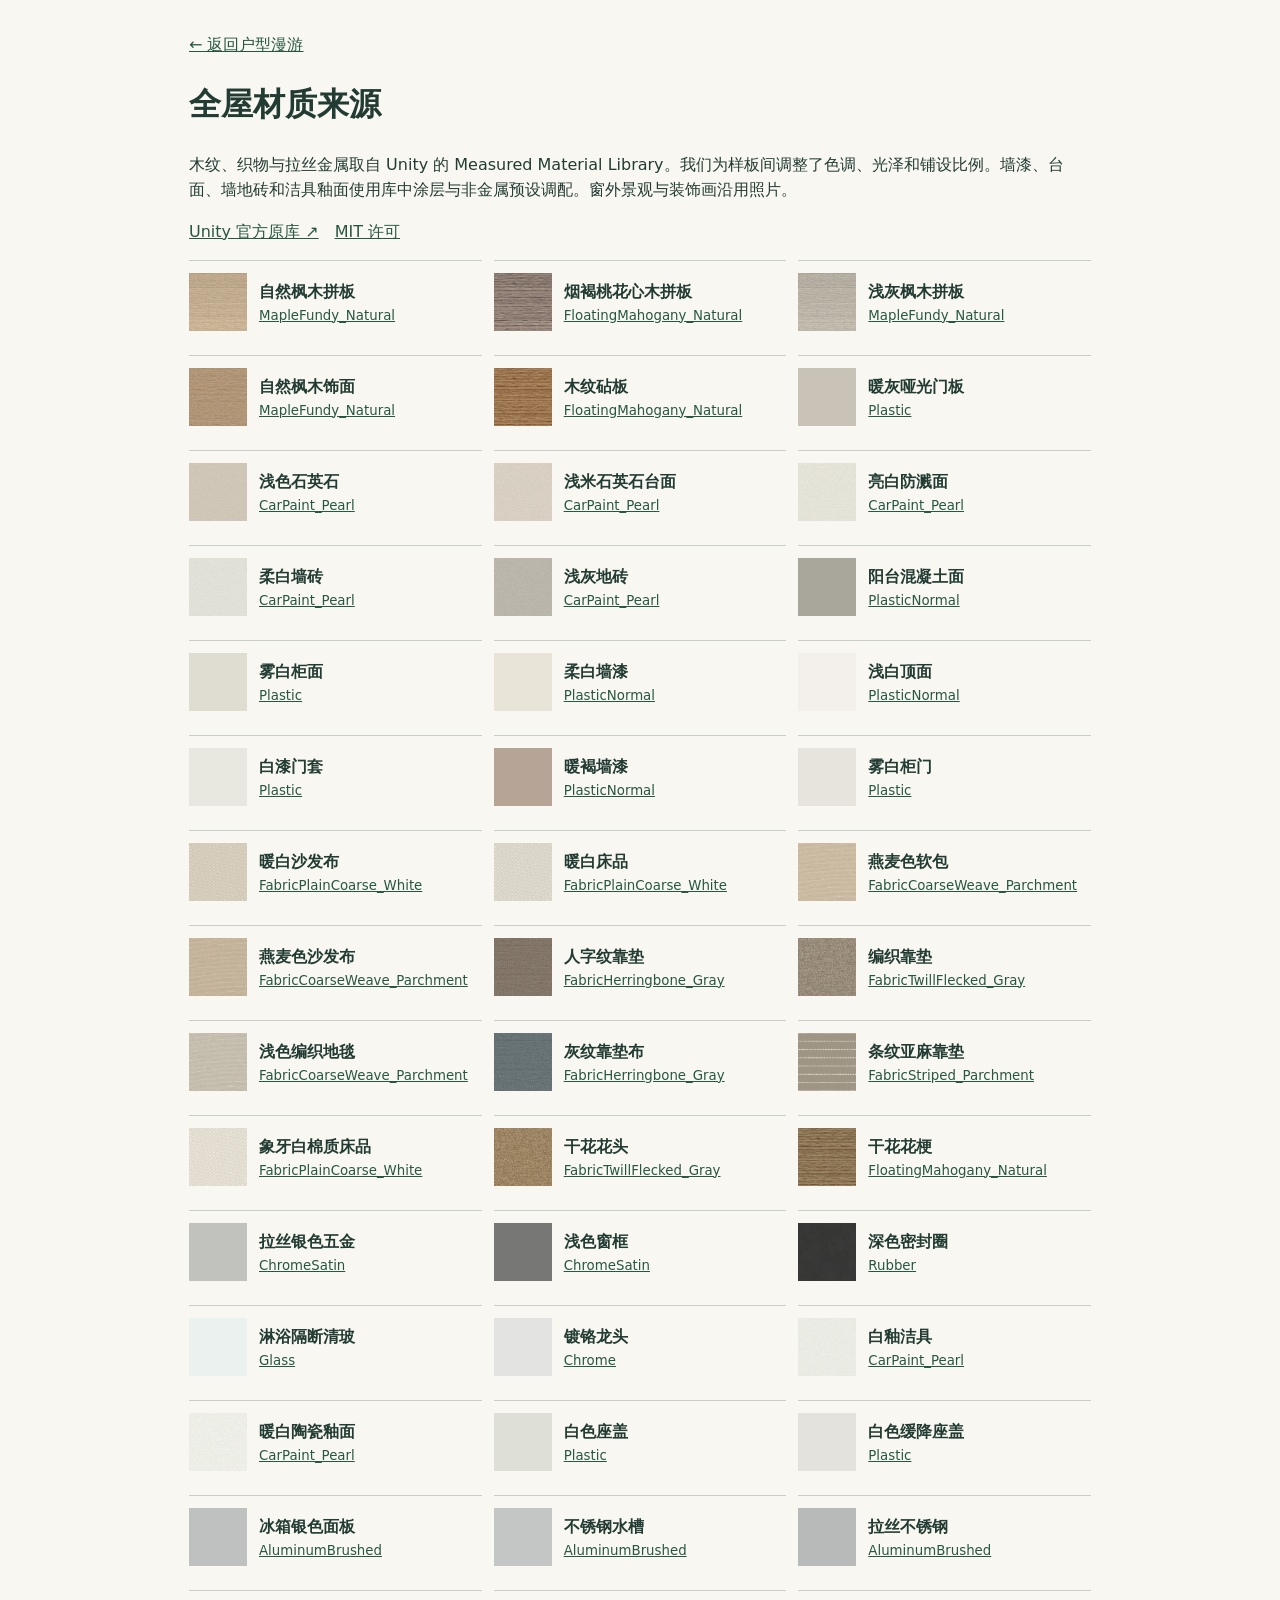
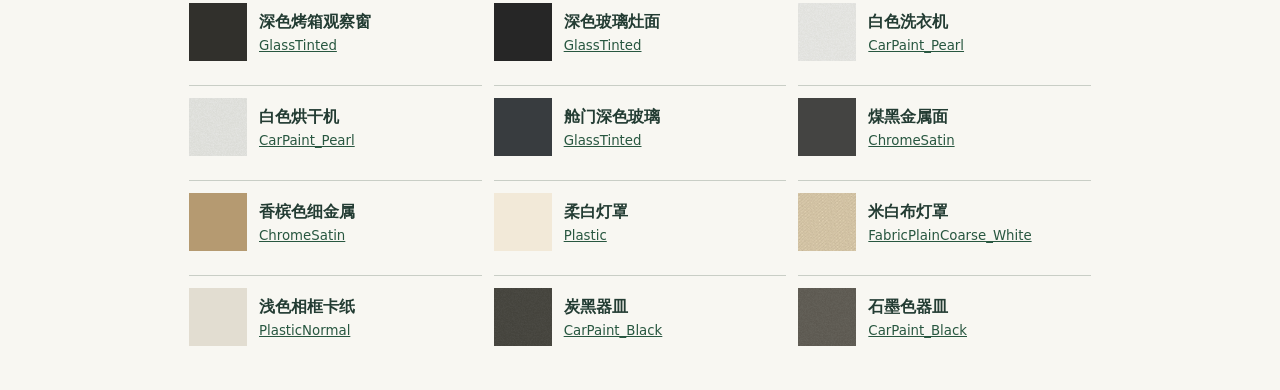
<file: docs/radiant/assets/unity-library/index.html>
<!doctype html>
<html lang="zh-CN"><head><meta charset="utf-8"><meta name="viewport" content="width=device-width, initial-scale=1"><title>Radiant 2C · Unity 材质来源</title>
<style>*{box-sizing:border-box}body{max-width:950px;margin:32px auto;padding:0 24px;background:#f8f7f2;color:#233c33;font:16px/1.6 system-ui}a{color:#285740}ul{padding:0;display:grid;grid-template-columns:repeat(auto-fit,minmax(240px,1fr));gap:12px}li{display:flex;align-items:center;gap:12px;border-top:1px solid #c9cec6;padding:12px 0;scroll-margin-top:20px}li:target{outline:2px solid #62816f}li img{width:58px;height:58px;object-fit:cover}small{display:block;overflow-wrap:anywhere}</style></head>
<body><a href="../../">← 返回户型漫游</a><h1>全屋材质来源</h1><p>木纹、织物与拉丝金属取自 Unity 的 Measured Material Library。我们为样板间调整了色调、光泽和铺设比例。墙漆、台面、墙地砖和洁具釉面使用库中涂层与非金属预设调配。窗外景观与装饰画沿用照片。</p><p><a href="https://github.com/Unity-Technologies/MeasuredMaterialLibraryURP">Unity 官方原库 ↗</a>　<a href="LICENSE.md">MIT 许可</a></p><ul></ul>
<script src="catalog.js"></script><script>
const list = document.querySelector('ul');
for (const [id, material] of Object.entries(UNITY_FINISHES)) {
  const item = document.createElement('li'), img = document.createElement('img');
  item.id = id; img.src = id + '.webp'; img.alt = '';
  const text = document.createElement('div'), name = document.createElement('strong');
  const detail = document.createElement('small'), link = document.createElement('a');
  name.textContent = material.label; link.href = material.source; link.textContent = material.preset;
  detail.append(link); text.append(name, detail); item.append(img, text); list.append(item);
}
document.getElementById(location.hash.slice(1))?.scrollIntoView();
</script></body></html>
</file>
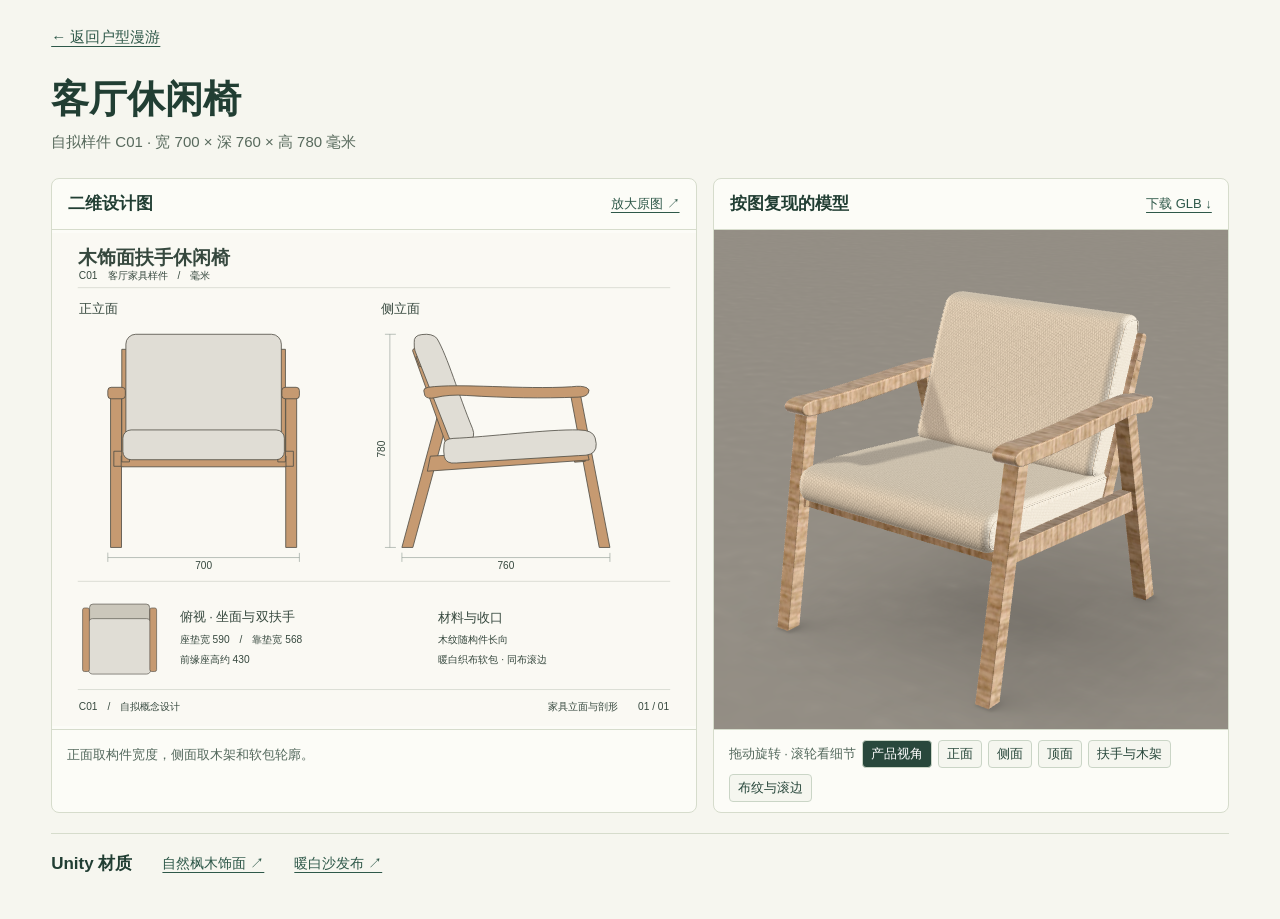
<file: docs/radiant/samples/chair/index.html>
<!doctype html>
<html lang="zh-CN"><head><meta charset="utf-8"><meta name="viewport" content="width=device-width, initial-scale=1"><title>客厅休闲椅 · 图纸与模型</title>
<style>
*{box-sizing:border-box}body{margin:0;background:#f6f6ef;color:#213e33;font:15px/1.65 "Inter","Noto Sans CJK SC",sans-serif}main{max-width:1350px;margin:auto;padding:25px clamp(18px,4vw,60px)}a{color:#2e5849;text-underline-offset:4px}h1{font-size:clamp(28px,3vw,46px);line-height:1.2;margin:26px 0 8px}h2{font-size:17px;margin:0}p{color:#57695c;margin:5px 0 23px}.pair{display:grid;grid-template-columns:1.25fr 1fr;gap:16px}article{background:#fcfcf7;border:1px solid #d6dccc;border-radius:8px;overflow:hidden}.bar{display:flex;justify-content:space-between;align-items:center;gap:8px;padding:11px 16px;border-bottom:1px solid #d6dccc}.bar a,footer{font-size:13px}.sheet{display:grid;place-items:center;min-height:300px;height:clamp(330px,39vw,540px)}.sheet img{display:block;width:100%;height:100%;object-fit:contain}#stage{height:clamp(330px,39vw,540px);position:relative}canvas{width:100%;height:100%;display:block;touch-action:none;cursor:grab}canvas:active{cursor:grabbing}footer{border-top:1px solid #d6dccc;padding:10px 15px;min-height:50px;display:flex;align-items:center;gap:6px;flex-wrap:wrap;color:#54695d}button{color:#29483c;border:1px solid #cad5c6;background:#f5f6ef;border-radius:4px;padding:4px 8px;cursor:pointer}button[aria-pressed=true]{background:#29483c;color:white}#error{position:absolute;inset:20% 12% auto}@media(max-width:800px){.pair{grid-template-columns:1fr}}
.materials{display:flex;flex-wrap:wrap;gap:16px 30px;align-items:center;border-top:1px solid #d6dccc;margin-top:20px;padding:16px 0}.materials a{display:flex;align-items:center;gap:9px;font-size:14px}.materials img{width:52px;height:42px;object-fit:cover;border-radius:3px}.materials small{color:#57695c}</style></head>
<body><main><a href="../../index.html">← 返回户型漫游</a><h1>客厅休闲椅</h1><p>自拟样件 C01 · 宽 700 × 深 760 × 高 780 毫米</p>
<div class="pair"><article><div class="bar"><h2>二维设计图</h2><a href="drawing.svg" target="_blank" rel="noopener">放大原图 ↗</a></div><a class="sheet" href="drawing.svg" target="_blank" rel="noopener"><img src="drawing.svg" alt="带尺寸的正立面、侧剖面和俯视图"></a><footer>正面取构件宽度，侧面取木架和软包轮廓。</footer></article>
<article><div class="bar"><h2>按图复现的模型</h2><a href="chair.glb?v=unity1" download>下载 GLB ↓</a></div><div id="stage"><canvas aria-label="休闲椅模型，可拖动旋转"></canvas><p id="error" hidden>此浏览器未能启动 WebGL 2，可下载 GLB 查看。</p></div><footer><span>拖动旋转 · 滚轮看细节</span><button data-view="orbit" aria-pressed="true">产品视角</button><button data-view="front">正面</button><button data-view="side">侧面</button><button data-view="top">顶面</button><button data-view="joinery">扶手与木架</button><button data-view="fabric">布纹与滚边</button></footer></article></div><section class="materials"><h2>Unity 材质</h2><a href="../../assets/unity-library/index.html#maple">自然枫木饰面 ↗</a><a href="../../assets/unity-library/index.html#wool">暖白沙发布 ↗</a></section></main>
<script src="../../assets/three.min.js"></script><script src="../../assets/photo-references/catalog.js"></script><script src="../../assets/unity-library/catalog.js"></script><script src="../../assets/photo-references/finishes.js?v=unity1"></script><script src="../vanity/contacts.js"></script><script src="../vanity/studio-light.js"></script><script src="../studio-reflections.js"></script><script src="../vanity/finishes.js"></script><script src="drawing-data.js"></script><script src="chair.js"></script><script src="../inspect.js"></script><script src="floor-shadow.js"></script><script src="inspect.js"></script>
</body></html>
</file>
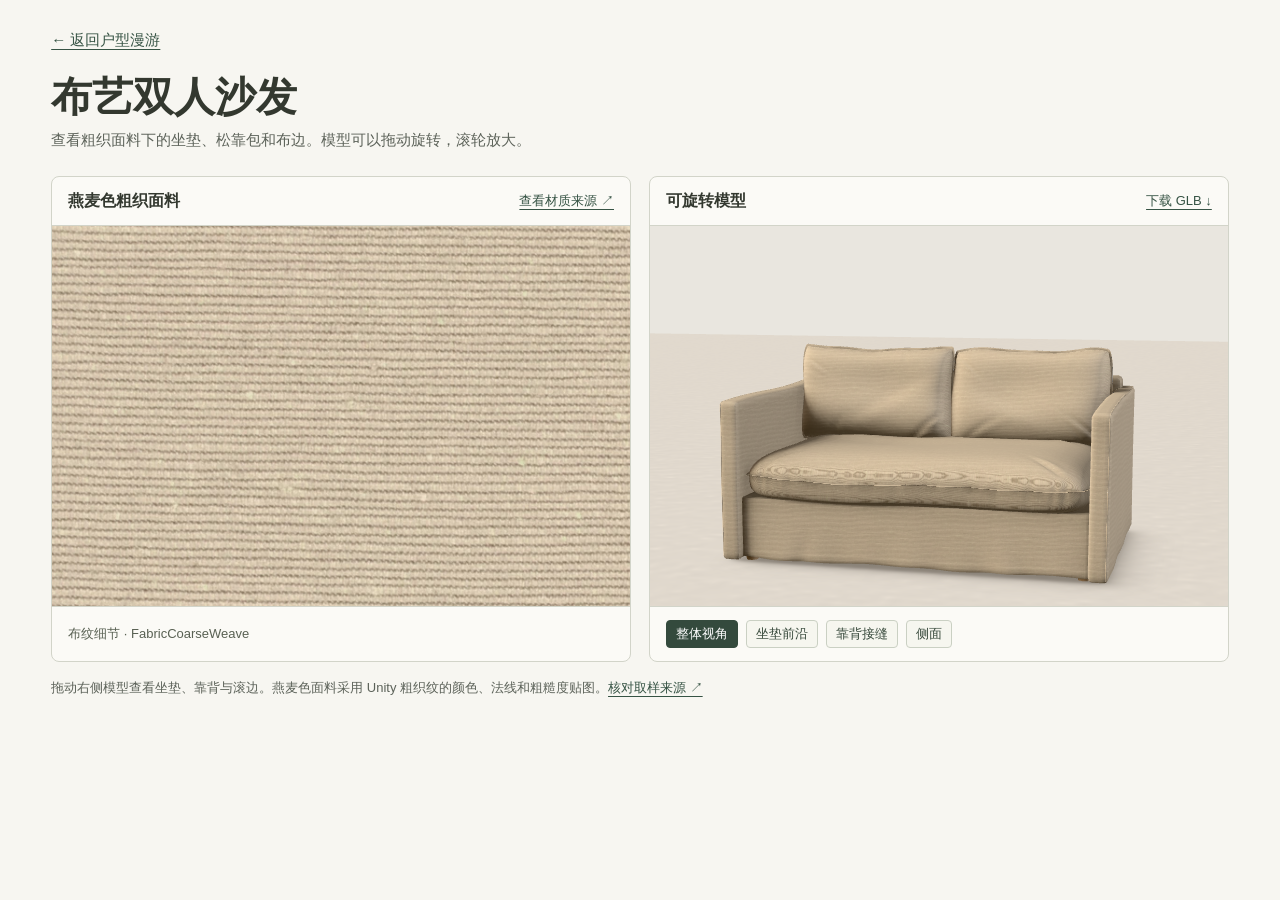
<file: docs/radiant/samples/sofa/index.html>
<!doctype html>
<html lang="zh-CN"><head><meta charset="utf-8"><meta name="viewport" content="width=device-width,initial-scale=1">
<title>布艺双人沙发 · 面料对照</title>
<style>
*{box-sizing:border-box}body{margin:0;background:#f7f6f1;color:#33382f;font:15px/1.6 "Inter","Noto Sans CJK SC",sans-serif}main{max-width:1520px;margin:auto;padding:28px clamp(18px,4vw,72px) 42px}a{color:#365344;text-underline-offset:4px}h1{font-size:clamp(28px,3.2vw,46px);margin:20px 0 4px;line-height:1.25}p{margin:5px 0;color:#5c6259}.pair{margin-top:24px;display:grid;grid-template-columns:1fr 1fr;gap:18px}article{border:1px solid #d2d4c9;border-radius:8px;background:#fbfaf6;overflow:hidden}.bar,footer{padding:11px 16px;display:flex;align-items:center;gap:8px;flex-wrap:wrap}.bar{justify-content:space-between;border-bottom:1px solid #d2d4c9}h2{font-size:16px;margin:0}.bar a,footer,.note{font-size:13px}footer{border-top:1px solid #d2d4c9;min-height:55px;color:#596153}.view{aspect-ratio:1.52;position:relative;background:#e9e6df;overflow:hidden}.view img,.view canvas{width:100%;height:100%;display:block}.view img{object-fit:cover;transform:scale(1.24);transform-origin:48% 67%}canvas{touch-action:none;cursor:grab}canvas:active{cursor:grabbing}button{border:1px solid #cad0c3;border-radius:4px;background:#f6f6ef;color:#384a3c;padding:4px 9px;cursor:pointer}button[aria-pressed=true]{color:white;background:#344a3d;border-color:#344a3d}.note{margin-top:16px}#error,#photo-error{position:absolute;top:40%;left:8%;right:8%;text-align:center}@media(max-width:800px){.pair{grid-template-columns:1fr}.model{order:-1}}
</style></head>
<body><main><a href="../../index.html">← 返回户型漫游</a>
<h1>布艺双人沙发</h1><p>查看粗织面料下的坐垫、松靠包和布边。模型可以拖动旋转，滚轮放大。</p>
<section class="pair"><article><div class="bar"><h2>燕麦色粗织面料</h2><a href="../../assets/unity-library/index.html#sofaCloth">查看材质来源 ↗</a></div><div class="view"><img src="../../assets/unity-library/sofaCloth.webp" alt="Unity 粗织面料的基础色贴图"></div><footer>布纹细节 · FabricCoarseWeave</footer></article>
<article class="model"><div class="bar"><h2>可旋转模型</h2><a href="sofa.glb?v=unity1" download>下载 GLB ↓</a></div>
<div class="view"><canvas aria-label="布艺双人沙发模型，拖动旋转"></canvas><p id="error" hidden>此浏览器未能启动 WebGL 2，可下载 GLB 查看。</p></div>
<footer><button data-view="orbit" aria-pressed="true">整体视角</button><button data-view="seat">坐垫前沿</button><button data-view="back">靠背接缝</button><button data-view="side">侧面</button></footer></article></section>
<p class="note">拖动右侧模型查看坐垫、靠背与滚边。燕麦色面料采用 Unity 粗织纹的颜色、法线和粗糙度贴图。<a href="../../assets/unity-library/index.html#sofaCloth">核对取样来源 ↗</a></p></main>
<script src="../../assets/three.min.js"></script><script src="../../assets/photo-references/catalog.js"></script><script src="../../assets/unity-library/catalog.js"></script><script src="../../assets/photo-references/finishes.js?v=unity1"></script><script src="../vanity/studio-light.js"></script><script src="../studio-reflections.js"></script>
<script src="model.js"></script><script src="visibility.js"></script><script src="../inspect.js"></script><script src="inspect.js"></script>
</body></html>
</file>
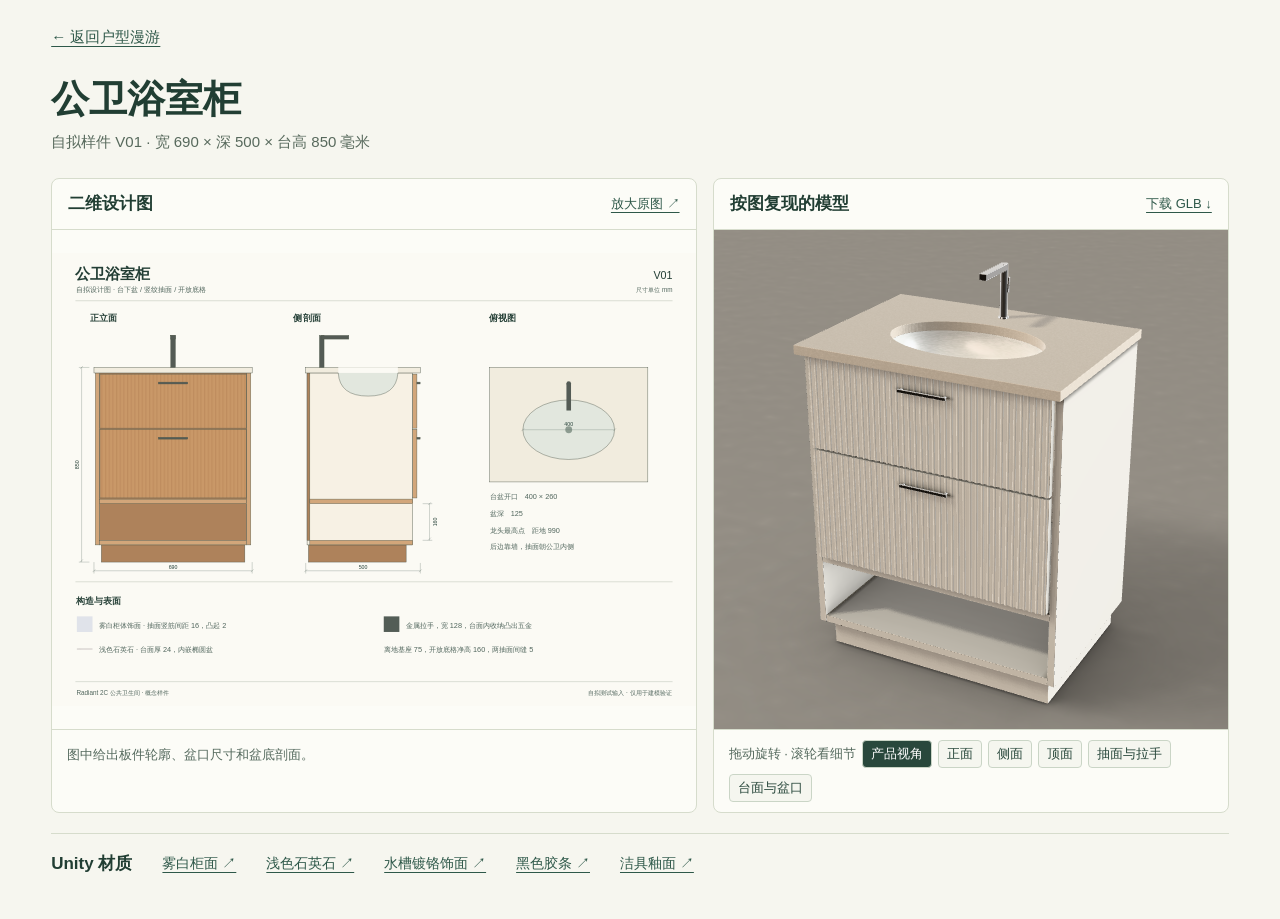
<file: docs/radiant/samples/vanity/index.html>
<!doctype html>
<html lang="zh-CN"><head><meta charset="utf-8"><meta name="viewport" content="width=device-width, initial-scale=1"><title>公卫浴室柜 · 图纸与模型</title>
<style>
*{box-sizing:border-box}body{margin:0;background:#f6f6ef;color:#213e33;font:15px/1.65 "Inter","Noto Sans CJK SC",sans-serif}main{max-width:1350px;margin:auto;padding:25px clamp(18px,4vw,60px)}a{color:#2e5849;text-underline-offset:4px}h1{font-size:clamp(28px,3vw,46px);line-height:1.2;margin:26px 0 8px}h2{font-size:17px;margin:0}p{color:#57695c;margin:5px 0 23px}.pair{display:grid;grid-template-columns:1.25fr 1fr;gap:16px}article{background:#fcfcf7;border:1px solid #d6dccc;border-radius:8px;overflow:hidden}.bar{display:flex;justify-content:space-between;align-items:center;gap:8px;padding:11px 16px;border-bottom:1px solid #d6dccc}.bar a,footer{font-size:13px}.sheet{display:grid;place-items:center;min-height:300px;height:clamp(330px,39vw,540px)}.sheet img{display:block;width:100%;height:100%;object-fit:contain}#stage{height:clamp(330px,39vw,540px);position:relative}canvas{width:100%;height:100%;display:block;touch-action:none;cursor:grab}canvas:active{cursor:grabbing}footer{border-top:1px solid #d6dccc;padding:10px 15px;min-height:50px;display:flex;align-items:center;gap:6px;flex-wrap:wrap;color:#54695d}button{color:#29483c;border:1px solid #cad5c6;background:#f5f6ef;border-radius:4px;padding:4px 8px;cursor:pointer}button[aria-pressed=true]{background:#29483c;color:white}#error{position:absolute;inset:20% 12% auto}@media(max-width:800px){.pair{grid-template-columns:1fr}}
.materials{display:flex;flex-wrap:wrap;gap:16px 30px;align-items:center;border-top:1px solid #d6dccc;margin-top:20px;padding:16px 0}.materials a{display:flex;align-items:center;gap:9px;font-size:14px}.materials img{width:52px;height:42px;object-fit:cover;border-radius:3px}.materials small{color:#57695c}</style></head>
<body><main><a href="../../index.html">← 返回户型漫游</a><h1>公卫浴室柜</h1><p>自拟样件 V01 · 宽 690 × 深 500 × 台高 850 毫米</p>
<div class="pair"><article><div class="bar"><h2>二维设计图</h2><a href="drawing.svg" target="_blank" rel="noopener">放大原图 ↗</a></div><a class="sheet" href="drawing.svg" target="_blank" rel="noopener"><img src="drawing.svg" alt="带尺寸的正立面、侧剖面和俯视图"></a><footer>图中给出板件轮廓、盆口尺寸和盆底剖面。</footer></article>
<article><div class="bar"><h2>按图复现的模型</h2><a href="cabinet.glb?v=unity1" download>下载 GLB ↓</a></div><div id="stage"><canvas aria-label="浴室柜模型，可拖动旋转"></canvas><p id="error" hidden>此浏览器未能启动 WebGL 2，可下载 GLB 查看。</p></div><footer><span>拖动旋转 · 滚轮看细节</span><button data-view="orbit" aria-pressed="true">产品视角</button><button data-view="front">正面</button><button data-view="side">侧面</button><button data-view="top">顶面</button><button data-view="joinery">抽面与拉手</button><button data-view="sink">台面与盆口</button></footer></article></div><section class="materials"><h2>Unity 材质</h2><a href="../../assets/unity-library/index.html#vanity">雾白柜面 ↗</a><a href="../../assets/unity-library/index.html#stone">浅色石英石 ↗</a><a href="../../assets/unity-library/index.html#chrome">水槽镀铬饰面 ↗</a><a href="../../assets/unity-library/index.html#seal">黑色胶条 ↗</a><a href="../../assets/unity-library/index.html#porcelain">洁具釉面 ↗</a></section></main>
<script src="../../assets/three.min.js"></script><script src="../../assets/photo-references/catalog.js"></script><script src="../../assets/unity-library/catalog.js"></script><script src="../../assets/photo-references/finishes.js?v=unity1"></script><script src="drawing-data.js"></script><script src="rounded-box.js"></script><script src="contacts.js"></script><script src="studio-light.js"></script><script src="../studio-reflections.js"></script><script src="finishes.js"></script><script src="cabinet.js"></script><script src="../inspect.js"></script><script src="inspect.js"></script>
</body></html>
</file>
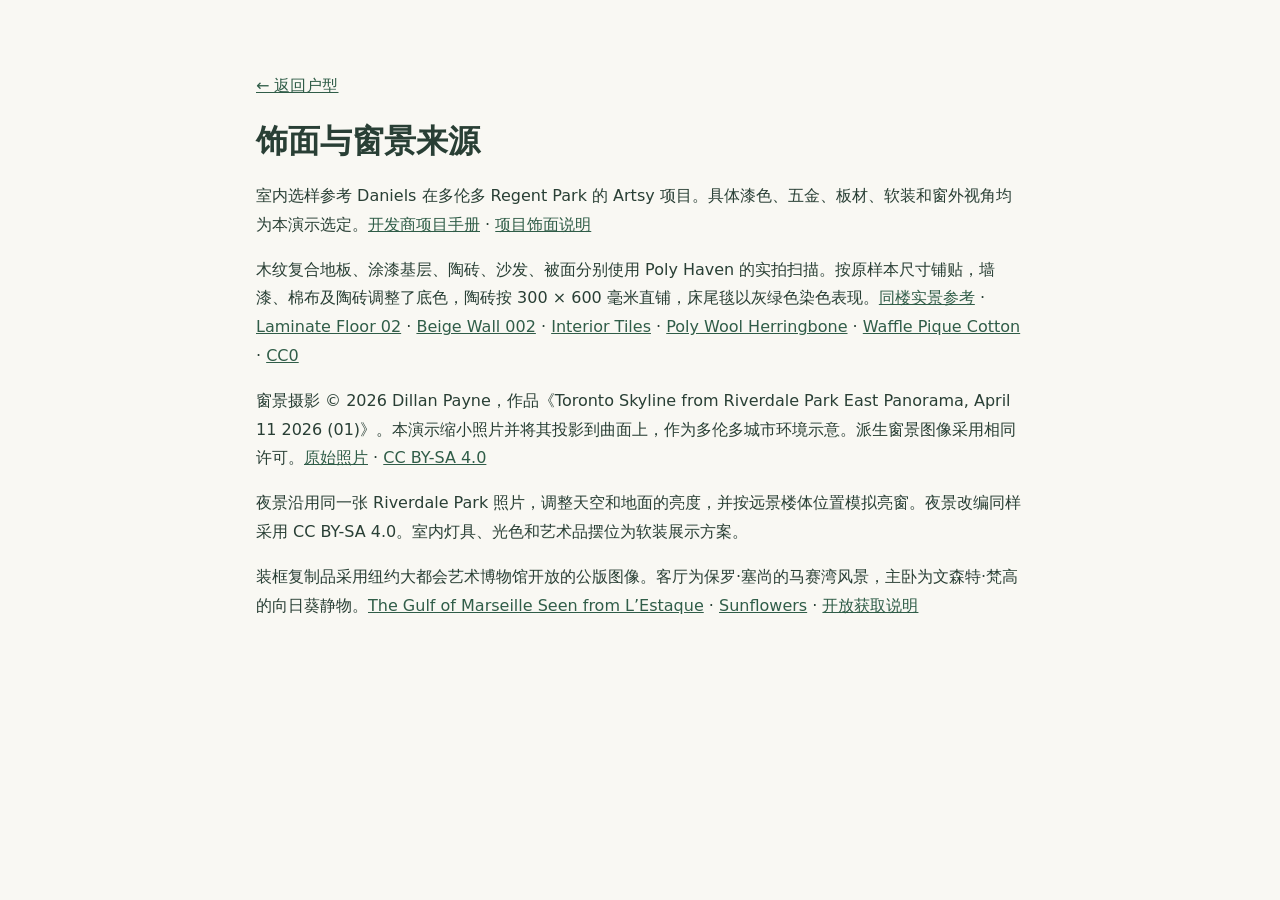
<file: radiant/assets/credits.html>
<!doctype html><html lang="zh-CN"><meta charset="utf-8"><meta name="viewport" content="width=device-width"><title>饰面与窗景来源</title><style>body{max-width:48em;margin:8vh auto;padding:0 22px;color:#293f35;background:#f9f8f3;font:16px/1.8 system-ui,sans-serif}a{color:#305d48}h1{line-height:1.2}</style>
<a href="../index.html">← 返回户型</a><h1>饰面与窗景来源</h1>
<p>室内选样参考 Daniels 在多伦多 Regent Park 的 Artsy 项目。具体漆色、五金、板材、软装和窗外视角均为本演示选定。<a href="https://danielsaccess.com/wp-content/uploads/2023/09/ARTSY-BROCHURE-_-FINAL-7-7-2020.pdf">开发商项目手册</a> · <a href="https://www.talkcondo.com/toronto/artsy-boutique-condos/">项目饰面说明</a></p>
<p>木纹复合地板、涂漆基层、陶砖、沙发、被面分别使用 Poly Haven 的实拍扫描。按原样本尺寸铺贴，墙漆、棉布及陶砖调整了底色，陶砖按 300 × 600 毫米直铺，床尾毯以灰绿色染色表现。<a href="https://www.realtronhomes.com/Details/C12857754">同楼实景参考</a> · <a href="https://polyhaven.com/a/laminate_floor_02">Laminate Floor 02</a> · <a href="https://polyhaven.com/a/beige_wall_002">Beige Wall 002</a> · <a href="https://polyhaven.com/a/interior_tiles">Interior Tiles</a> · <a href="https://polyhaven.com/a/poly_wool_herringbone">Poly Wool Herringbone</a> · <a href="https://polyhaven.com/a/waffle_pique_cotton">Waffle Pique Cotton</a> · <a href="https://polyhaven.com/license">CC0</a></p>
<p>窗景摄影 © 2026 Dillan Payne，作品《Toronto Skyline from Riverdale Park East Panorama, April 11 2026 (01)》。本演示缩小照片并将其投影到曲面上，作为多伦多城市环境示意。派生窗景图像采用相同许可。<a href="https://commons.wikimedia.org/wiki/File:Toronto_Skyline_from_Riverdale_Park_East_Panorama,_April_11_2026_(01).jpg">原始照片</a> · <a href="https://creativecommons.org/licenses/by-sa/4.0/">CC BY-SA 4.0</a></p><p>夜景沿用同一张 Riverdale Park 照片，调整天空和地面的亮度，并按远景楼体位置模拟亮窗。夜景改编同样采用 CC BY-SA 4.0。室内灯具、光色和艺术品摆位为软装展示方案。</p>
<p>装框复制品采用纽约大都会艺术博物馆开放的公版图像。客厅为保罗·塞尚的马赛湾风景，主卧为文森特·梵高的向日葵静物。<a href="https://www.metmuseum.org/art/collection/search/435872">The Gulf of Marseille Seen from L’Estaque</a> · <a href="https://www.metmuseum.org/art/collection/search/436524">Sunflowers</a> · <a href="https://www.metmuseum.org/about-the-met/policies-and-documents/open-access">开放获取说明</a></p></html>
</file>
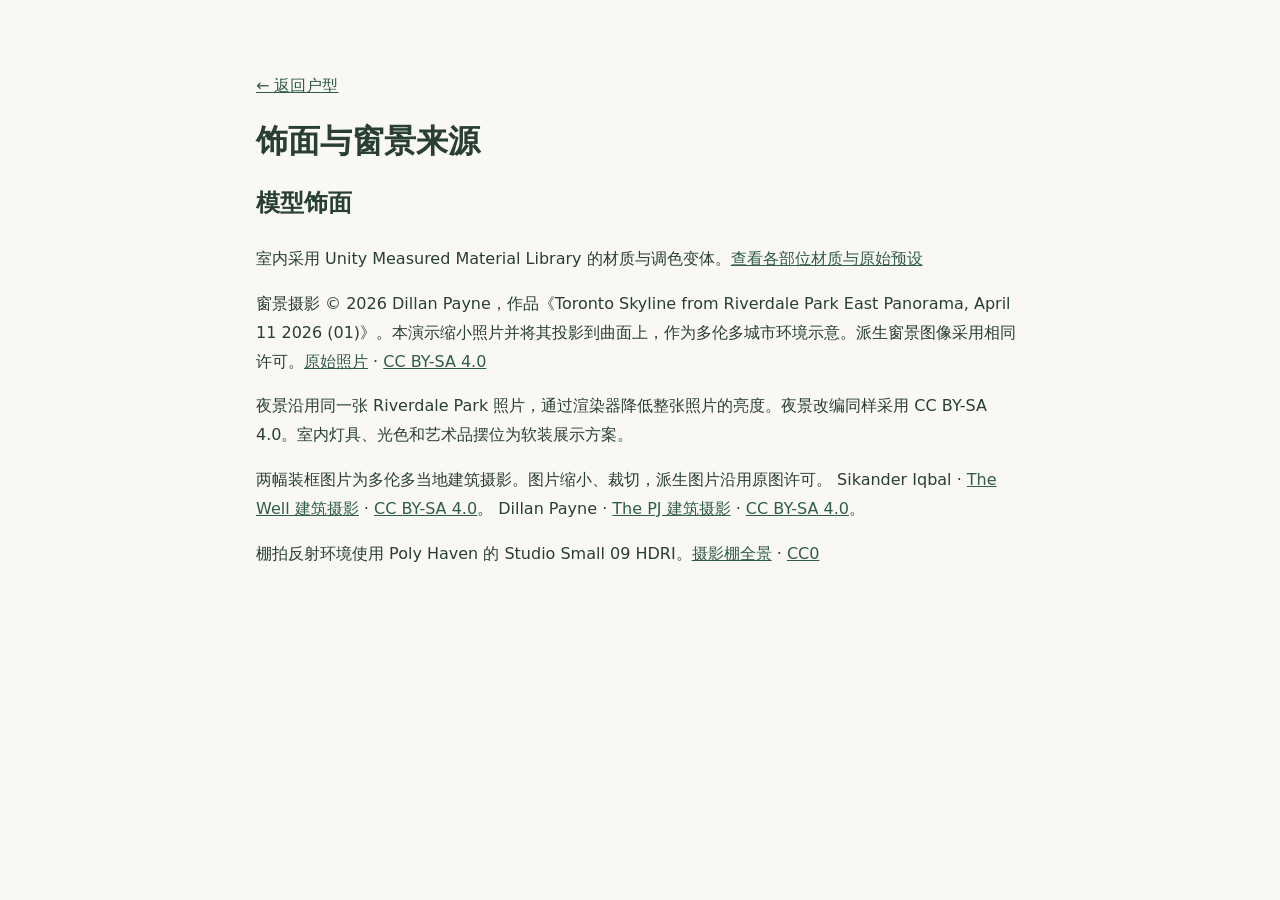
<file: docs/radiant/assets/credits.html>
<!doctype html><html lang="zh-CN"><meta charset="utf-8"><meta name="viewport" content="width=device-width"><title>饰面与窗景来源</title><style>body{max-width:48em;margin:8vh auto;padding:0 22px;color:#293f35;background:#f9f8f3;font:16px/1.8 system-ui,sans-serif}a{color:#305d48}h1{line-height:1.2}</style>
<a href="../index.html">← 返回户型</a><h1>饰面与窗景来源</h1>
<section id="photo-review"><h2>模型饰面</h2><p>室内采用 Unity Measured Material Library 的材质与调色变体。<a href="unity-library/">查看各部位材质与原始预设</a></p></section><p>窗景摄影 © 2026 Dillan Payne，作品《Toronto Skyline from Riverdale Park East Panorama, April 11 2026 (01)》。本演示缩小照片并将其投影到曲面上，作为多伦多城市环境示意。派生窗景图像采用相同许可。<a href="https://commons.wikimedia.org/wiki/File:Toronto_Skyline_from_Riverdale_Park_East_Panorama,_April_11_2026_(01).jpg">原始照片</a> · <a href="https://creativecommons.org/licenses/by-sa/4.0/">CC BY-SA 4.0</a></p><p>夜景沿用同一张 Riverdale Park 照片，通过渲染器降低整张照片的亮度。夜景改编同样采用 CC BY-SA 4.0。室内灯具、光色和艺术品摆位为软装展示方案。</p>
<p>两幅装框图片为多伦多当地建筑摄影。图片缩小、裁切，派生图片沿用原图许可。 Sikander Iqbal · <a href="https://commons.wikimedia.org/wiki/File:The_Well_-_20240210.jpg">The Well 建筑摄影</a> · <a href="https://creativecommons.org/licenses/by-sa/4.0">CC BY-SA 4.0</a>。 Dillan Payne · <a href="https://commons.wikimedia.org/wiki/File:PJ_Condominiums_in_Toronto,_May_22_2026.jpg">The PJ 建筑摄影</a> · <a href="https://creativecommons.org/licenses/by-sa/4.0">CC BY-SA 4.0</a>。</p><p>棚拍反射环境使用 Poly Haven 的 Studio Small 09 HDRI。<a href="https://polyhaven.com/a/studio_small_09">摄影棚全景</a> · <a href="https://polyhaven.com/license">CC0</a></p></html>
</file>
<file: docs/showroom.css>
:root{color-scheme:light;background:#f8f7f2;color:#263d33;font:16px/1.55 "Inter","PingFang SC","Microsoft YaHei",sans-serif}
*{box-sizing:border-box}body{margin:0}header,main{width:min(1580px,94%);margin:auto}header{padding:19px 0 14px;border-bottom:1px solid #d3d6c9;display:flex;align-items:baseline;justify-content:space-between}header span,.hint,dt,figcaption span{font-size:13px;color:#57685d}.brand{color:inherit;text-decoration:none;font:30px Georgia,serif;letter-spacing:-1.5px}
main{display:grid;grid-template-columns:minmax(250px,.74fr) minmax(0,2.15fr);gap:clamp(28px,4vw,76px);align-items:center;padding:clamp(36px,8vh,110px) 0 28px}.project{font-size:10px;letter-spacing:.17em;font-weight:650;margin:0;color:#687566}h1{font:500 clamp(40px,4.4vw,81px)/1.02 Georgia,serif;letter-spacing:-.065em;margin:13px 0 16px}h1 i{color:#68816f}.layout{font-size:14px;margin:0}.layout span{color:#a4ad9e;margin:0 2px}
dl{display:flex;gap:clamp(28px,3vw,65px);border-top:1px solid #d3d6c9;margin:28px 0;padding-top:16px}dd{margin:3px 0 0;font:34px Georgia,serif}dd small{font-size:16px}.actions{display:grid;gap:10px}.actions a{display:flex;justify-content:space-between;align-items:center;border:1px solid #aeb9aa;border-radius:4px;padding:13px 16px;color:#254738;text-decoration:none;font-weight:550}.actions a.walk{color:#fff;background:#284d3d;border-color:#284d3d}.actions a:hover{filter:brightness(.92)}.actions a:focus-visible,.brand:focus-visible{outline:3px solid #ab7946;outline-offset:3px}.hint{margin:14px 0 0;max-width:29em;line-height:1.75}
figure{margin:0}figure img{width:100%;height:auto;display:block;border-radius:3px}figcaption{display:flex;gap:14px;align-items:baseline;margin-top:10px;font-size:14px}figcaption b{font-weight:550}
@media(max-width:750px){header,main{width:92%}header{padding:12px 0}main{padding:18px 0 28px;display:flex;flex-direction:column;gap:18px;align-items:stretch}figure{order:-1}figcaption{margin-top:5px}h1{font-size:45px;margin:7px 0}.layout{font-size:13px}dl{margin:13px 0;padding-top:9px;gap:40px}dl>div{display:flex;gap:8px;align-items:baseline}dd{font-size:21px}.actions{grid-template-columns:1fr 1.28fr;gap:8px}.actions a{font-size:14px;padding:12px}.hint{max-width:100%;margin-top:10px}}

figcaption{align-items:center;justify-content:space-between;flex-wrap:wrap;gap:8px}
.room-picker{display:flex;gap:3px}
.room-picker button{border:1px solid transparent;border-radius:4px;padding:6px 10px;font:inherit;color:inherit;background:transparent;cursor:pointer}
.room-picker button[aria-pressed=true]{background:#284d3d;color:#fff}
.room-picker button:not([aria-pressed=true]):hover{background:#e9ece3}
.room-picker button:focus-visible{outline:2px solid #ab7946;outline-offset:2px}
</file>
<file: radiant/style.css>
:root{font:15px/1.5 "Inter","Noto Sans CJK SC","Microsoft YaHei",sans-serif;color:#203d36;background:#f6f6f0;--green:#214b40;--muted:#61706a;--line:#d9ded5;--paper:#fafbf6}*{box-sizing:border-box}body{margin:0}button,input{font:inherit}button{cursor:pointer;color:inherit}button:focus-visible,input:focus-visible{outline:3px solid #ba8452;outline-offset:3px}button{border:0;background:transparent}button:hover{filter:brightness(.95)}[hidden]{display:none!important}header{height:65px;padding:0 33px;border-bottom:1px solid var(--line);display:flex;align-items:center;gap:20px;background:var(--paper);font-size:14px}.brand{display:flex;align-items:center;gap:10px}.brand strong{font:600 27px/1 Georgia,serif;letter-spacing:-1.3px}.brand svg{width:32px;height:32px;color:var(--green)}.brand-divider{height:20px;border-left:1px solid var(--line)}.header-end{margin-left:auto;color:var(--muted);font-size:12px}.header-end b{margin-left:8px;border:1px solid #a8b5a9;border-radius:4px;padding:2px 7px;font:600 12px/1.5 monospace;color:var(--green)}main{display:grid;grid-template-columns:clamp(225px,21vw,324px) minmax(0,1fr);min-height:calc(100dvh - 65px)}aside{padding:clamp(25px,3vw,50px) clamp(22px,2.25vw,40px) 22px;border-right:1px solid var(--line);background:var(--paper);display:flex;flex-direction:column}.eyebrow{font:600 10px/1.6 "Arial",sans-serif;letter-spacing:.18em;color:#64786d;margin:0}.title-block h1{font:400 clamp(32px,3.5vw,55px)/1.12 Georgia,"Times New Roman",serif;letter-spacing:-.055em;margin:10px 0}.title-block h1 i{font-weight:400;color:#657a69}.summary{font-size:12px;color:var(--muted)}.summary span,.slash{margin:0 3px;color:#9fa99e}aside section{border-top:1px solid var(--line);padding-top:20px;margin-top:22px}aside h2,.plan-notes h3{font-size:13px;font-weight:650;margin:0 0 15px}dl{margin:0}dl>div{display:flex;align-items:center;justify-content:space-between;padding:5px 0}dt{color:var(--muted);font-size:13px}dd{margin:0;font:500 22px Georgia,serif;font-variant-numeric:tabular-nums}dd small{font:12px Georgia;color:var(--muted)}#thumbnail{width:100%;border:1px solid var(--line);border-radius:6px;overflow:hidden;background:#f0f2e9;display:block;padding:10px 14px 0}#thumbnail img{display:block;width:100%;height:clamp(105px,16vh,163px);object-fit:contain;mix-blend-mode:multiply}#thumbnail span{display:flex;align-items:center;justify-content:space-between;margin-top:7px;padding:8px 0;border-top:1px solid #d7ddcf;font-size:12px}.side-footer{margin-top:auto;padding-top:24px;color:var(--muted);font-size:11px}.dot{display:inline-block;width:7px;height:7px;background:#69886a;border-radius:50%;margin-right:4px}.workspace{position:relative;min-width:0;height:calc(100dvh - 65px);min-height:550px;background:#eeefe7}nav{position:absolute;top:20px;right:22px;border:1px solid #cbd1c7;z-index:6;background:#f8f9f3;display:flex;padding:3px;border-radius:7px}nav button{padding:6px 12px;border-radius:4px;font-size:12px}nav button[aria-pressed=true]{background:#2e5044;color:white}#model-view,#stage,#stage canvas,#labels,#plan-view,#pause-layer{position:absolute;inset:0}#stage canvas{width:100%;height:100%;display:block;touch-action:none}#labels{z-index:1;pointer-events:none;overflow:hidden}.room-label{position:absolute;transform:translate(-50%,-50%);padding:2px 7px;background:#f8faf3e0;color:#365143;font-size:11px;border:1px solid #b9c4b39c;border-radius:4px;white-space:nowrap}.view-heading,.plan-heading{position:absolute;left:28px;top:20px;pointer-events:none}.view-heading h2,.plan-heading h2{font-size:22px;margin:3px 0;font-weight:550;letter-spacing:.025em}.controls{position:absolute;right:22px;bottom:86px;background:#fafbf6ef;border:1px solid var(--line);border-radius:6px;display:flex;align-items:center;padding:2px 3px}.controls button{height:31px;min-width:32px;font-size:18px}.controls i{height:17px;border-left:1px solid var(--line)}#labels-btn{font-size:12px;padding:0 9px}#labels-btn[aria-pressed=true]{color:var(--green);font-weight:bold}.actionbar{position:absolute;left:22px;right:22px;bottom:16px;display:flex;align-items:center;justify-content:space-between;padding:9px 10px 9px 17px;background:#fafbf6f5;border:1px solid #ccd2c7;border-radius:8px;gap:10px}.actionbar p,.note{color:var(--muted);font-size:12px;line-height:1.7;margin:0}.primary{color:white;background:var(--green);padding:10px 18px;border-radius:5px;font-weight:550;font-size:14px}.primary b{padding-left:18px;font-weight:400}#pause-layer{background:#26392f55;display:grid;place-items:center;z-index:5}.pause-card{background:var(--paper);padding:28px;border-radius:10px;box-shadow:0 15px 60px #1b302b28;width:255px}.pause-card h2{margin:4px 0 17px}.pause-card button{display:block;width:100%;margin-top:5px;padding:9px}.pause-card button:not(.primary){border:1px solid var(--line);border-radius:5px}#crosshair{position:absolute;top:50%;left:50%;width:4px;height:4px;background:#fff;border-radius:50%;box-shadow:0 0 2px #23392e;z-index:3;pointer-events:none}#plan-view{overflow:auto;background:#f3f4ed;padding:90px 24px 24px}.plan-layout{display:grid;grid-template-columns:minmax(0,1fr) 182px;gap:20px;height:100%;min-height:390px}#sheet{display:grid;place-items:center;min-height:0;border:1px solid var(--line);background:white;border-radius:6px;padding:10px}#sheet svg{width:100%;height:100%;max-height:100%}.plan-notes{padding:12px 1px;overflow:auto;font-size:12px}.plan-notes label{display:block;margin-bottom:10px}.plan-notes input{accent-color:var(--green);vertical-align:middle}.range input{display:block;width:95%;margin:7px 0}.legend{display:flex;flex-wrap:wrap;gap:8px;margin:15px 0 24px}.legend i{display:inline-block;width:9px;height:9px;margin-right:4px}.wall{background:#377d65}.door{background:#db9058}.glass{background:#558ba9}.measure{border-top:1px solid var(--line);padding:8px 0}.measure strong,.measure span{display:block}.measure span{color:var(--muted);font-size:11px}#notice{position:absolute;inset:40% 10% auto;background:var(--paper);border:1px solid var(--line);border-radius:8px;padding:20px;z-index:4}@media(max-width:800px){main{grid-template-columns:190px 1fr}aside{padding:25px 17px}.plan-layout{grid-template-columns:1fr;height:auto}.plan-notes{height:auto}#sheet{height:55vh}.view-heading,.plan-heading{left:16px}.controls{right:12px}.workspace{min-height:560px}nav{right:12px}nav button{padding:6px 9px}}@media(max-width:600px){header{padding:0 15px;height:52px}main{display:block}aside{display:none}.workspace{height:calc(100dvh - 52px);min-height:460px}.eyebrow{font-size:9px}.plan-layout{gap:10px}.actionbar{left:10px;right:10px}}

.eye-setting{display:flex;justify-content:space-between;color:var(--muted);font-size:13px}.eye-setting output{font-variant-numeric:tabular-nums}#eye-height{width:100%;margin:8px 0 16px;accent-color:var(--green)}#fixture-layer{accent-color:#94689b}
.sample-link{display:block;margin-top:12px;color:var(--green);font-size:13px;text-underline-offset:3px}

#furniture-editor{border-bottom:1px solid var(--line);padding-bottom:14px;margin-bottom:16px}#furniture-editor label{margin-bottom:4px}#item-select,.visit select{color:var(--green);background:var(--paper);border:1px solid #aab9ad;border-radius:4px;padding:6px;font:inherit}#item-select{width:100%}.edit-actions{display:flex;gap:5px;margin:8px 0}.edit-actions button{border:1px solid var(--line);border-radius:4px;padding:5px;background:var(--paper)}#edit-hint{font-size:12px;line-height:1.6;color:var(--muted)}#item-drawing{color:var(--green)}.visit{margin-left:auto;font-size:12px;color:var(--muted)}#sheet svg{touch-action:none}.furniture-mark{cursor:grab}.furniture-mark.active .footprint{stroke:#733c25;stroke-width:2.8}.furniture-mark.active{cursor:move}.furniture-mark.invalid .footprint{fill:#bd5954}

.light-picker{position:absolute;z-index:6;right:22px;top:66px;display:flex;gap:2px;padding:3px;border:1px solid #cbd1c7;border-radius:7px;background:#f8f9f3}
.light-picker button{border-radius:4px;padding:5px 12px;font-size:12px}
.light-picker button[aria-pressed=true]{background:#2e5044;color:#fff}
#model-view[data-light=night] .view-heading h2,#model-view[data-light=night] .view-heading .eyebrow{color:#f1eee4}
@media(max-width:600px){.light-picker{right:12px;top:60px}}
</file>
